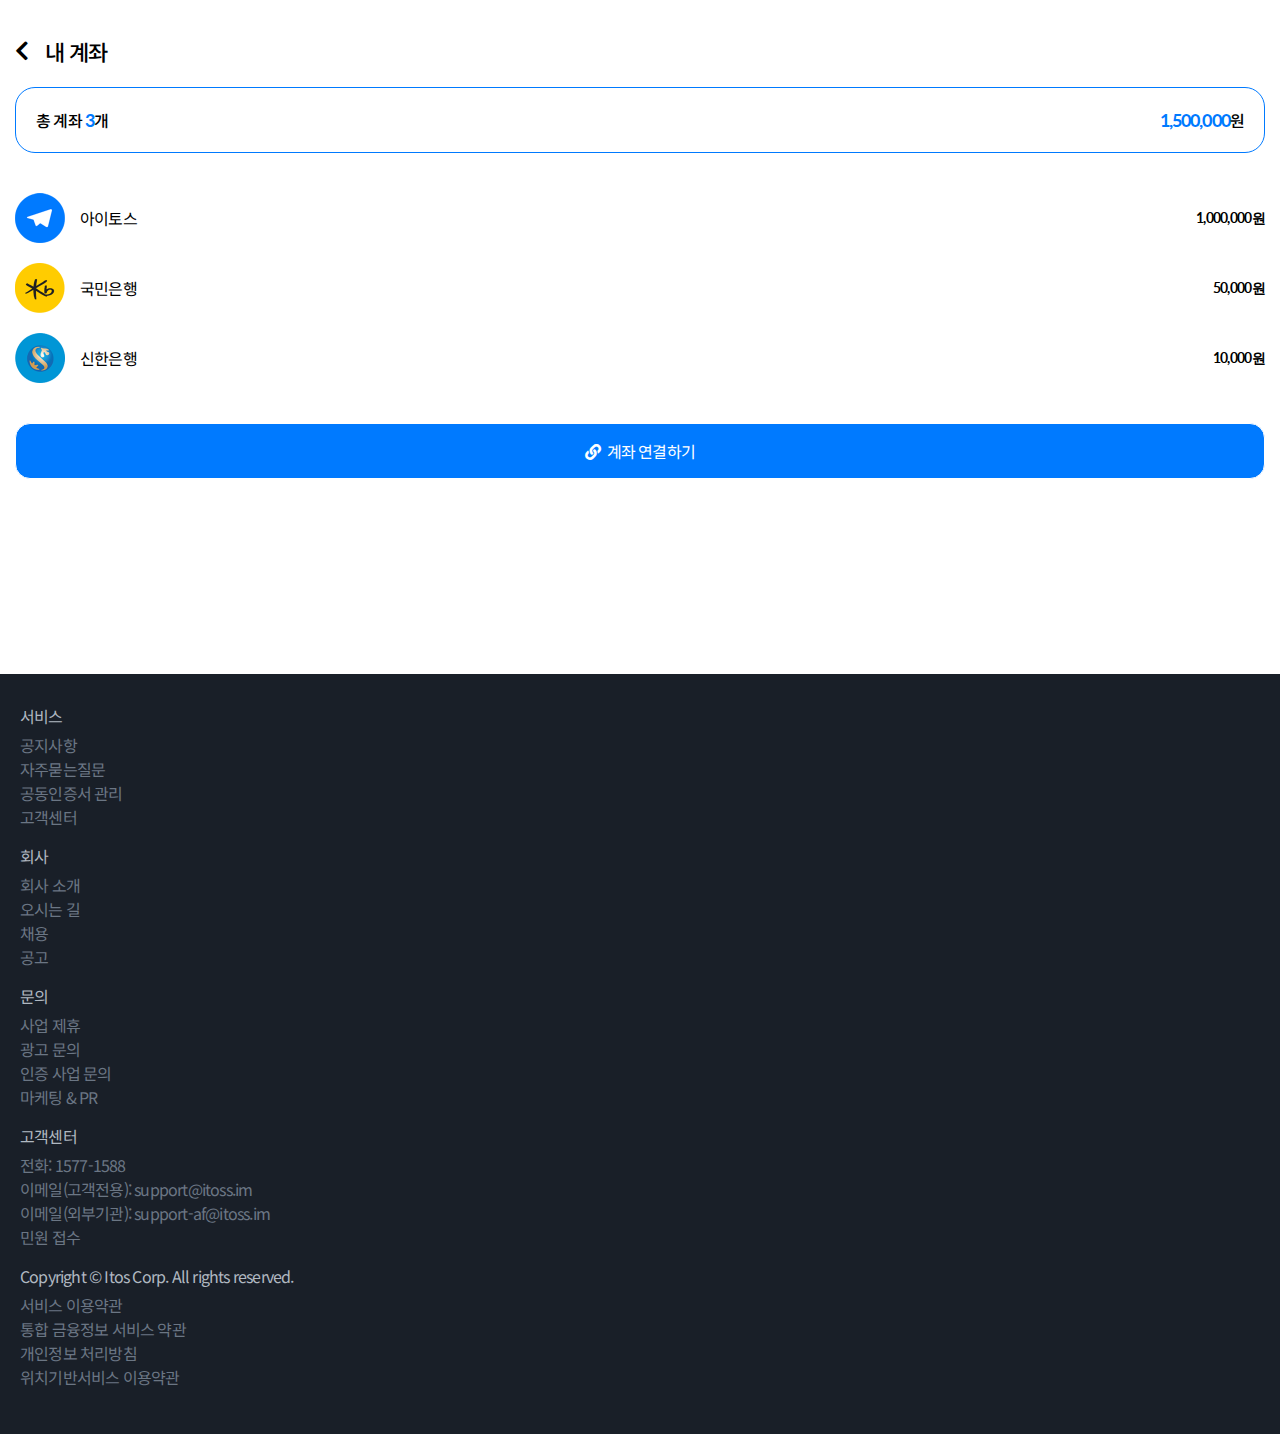
<file: itos_mobile/account.html>
<!DOCTYPE html>
<html lang='ko'>

<head>
  <meta charset='UTF-8'>
  <meta http-equiv='X-UA-Compatible' content='IE=edge'>
  <meta name='viewport' content='width=device-width, initial-scale=1.0'>
  <link rel='stylesheet' href='css/account.css' type='text/css'>
  <title>itos</title>
</head>

<body>
  <main id='account'>
    <h1 class='left-arrow'><a href='index.html'>내 계좌</a></h1>
    <div><b>총 계좌 <span>3</span>개</b> <b><span>1,500,000</span>원</b></div>
    <aside>
      <article>
        <a class="icon itos" href=""></a>
        아이토스
        <span>1,000,000원</span>
      </article>
      <article>
        <a class="icon kb" href=""></a>
        국민은행
        <span>50,000원</span>
      </article>
      <article>
        <a class="icon shin" href=""></a>
        신한은행
        <span>10,000원</span>
      </article>
    </aside>
    <button><i class='fas fa-link'></i>&nbsp;&nbsp;계좌 연결하기</button>
  </main>
  <main id='bank'>
    <h1 class='left-arrow'><a href='account.html'>국민은행</a></h1>
    <section>
      <hgroup>
        <h3>국민 <span>110123456789</span></h3>
        <h4><span>500,000</span>원</h4>
      </hgroup>
      <button><a href='rimit.html'>송금하러가기</a></button>
    </section>
    <div class='gap'>
      <select>
        <option value='전체'>전체</option>
        <option value='입금'>입금</option>
        <option value='출금'>출금</option>
      </select>
    </div>
    <aside>
      <h2>9월 28일&nbsp;<span>3</span>건</h2>
      <article class="gap">
        <a class="icon plus" href=""></a>
        <p>권효진<br><span>3</span>건</p>
        <span>1,500,000원<br><em>3,100,000원</em></span>
      </article>
    </aside>
  </main>
  <footer>
    <ul>
      서비스
      <li>공지사항</li>
      <li>자주묻는질문</li>
      <li>공동인증서 관리</li>
      <li>고객센터</li>
    </ul>
    <ul>
      회사
      <li>회사 소개</li>
      <li>오시는 길</li>
      <li>채용</li>
      <li>공고</li>
    </ul>
    <ul>
      문의
      <li>사업 제휴</li>
      <li>광고 문의</li>
      <li>인증 사업 문의</li>
      <li>마케팅 & PR</li>
    </ul>
    <ul>
      고객센터
      <li>전화: 1577-1588</li>
      <li>이메일(고객전용): support@itoss.im</li>
      <li>이메일(외부기관): support-af@itoss.im</li>
      <li>민원 접수</li>
    </ul>
    <ul>
      Copyright © Itos Corp. All rights reserved.
      <li>서비스 이용약관</li>
      <li>통합 금융정보 서비스 약관</li>
      <li>개인정보 처리방침</li>
      <li>위치기반서비스 이용약관</li>
    </ul>
  </footer>
</body>
<script src='https://ajax.googleapis.com/ajax/libs/jquery/3.6.0/jquery.min.js'></script>
<script>
  $('#account article').click(function () {
    $('#account').hide();
    $('#bank').show();
  });
  $('select').change(function () {
    if ($(this).val() == '입금') {
      $('#bank .list > ul').css('display', 'flex');
      $('#bank .list').each(function () {
        let length = $(this).find('.plus').length;
        $(this).find('.list__title').find('span').text(length);
      });
      $('.minus').parent('ul').css('display', 'none');
      $('.list__title > span').text();
    }
    if ($(this).val() == '출금') {
      $('#bank .list > ul').css('display', 'flex');
      $('#bank .list').each(function () {
        let length = $(this).find('.minus').length;
        $(this).find('.list__title').find('span').text(length);
      });
      $('.plus').parent('ul').css('display', 'none');
      $('.list__title > span').text();
    }
    if ($(this).val() == '전체') {
      $('#bank .list').each(function () {
        let length = $(this).find('ul').length;
        $(this).find('.list__title').find('span').text(length);
      });
      $('#bank .list > ul').css('display', 'flex');
    }
  });
</script>

</html>
</file>
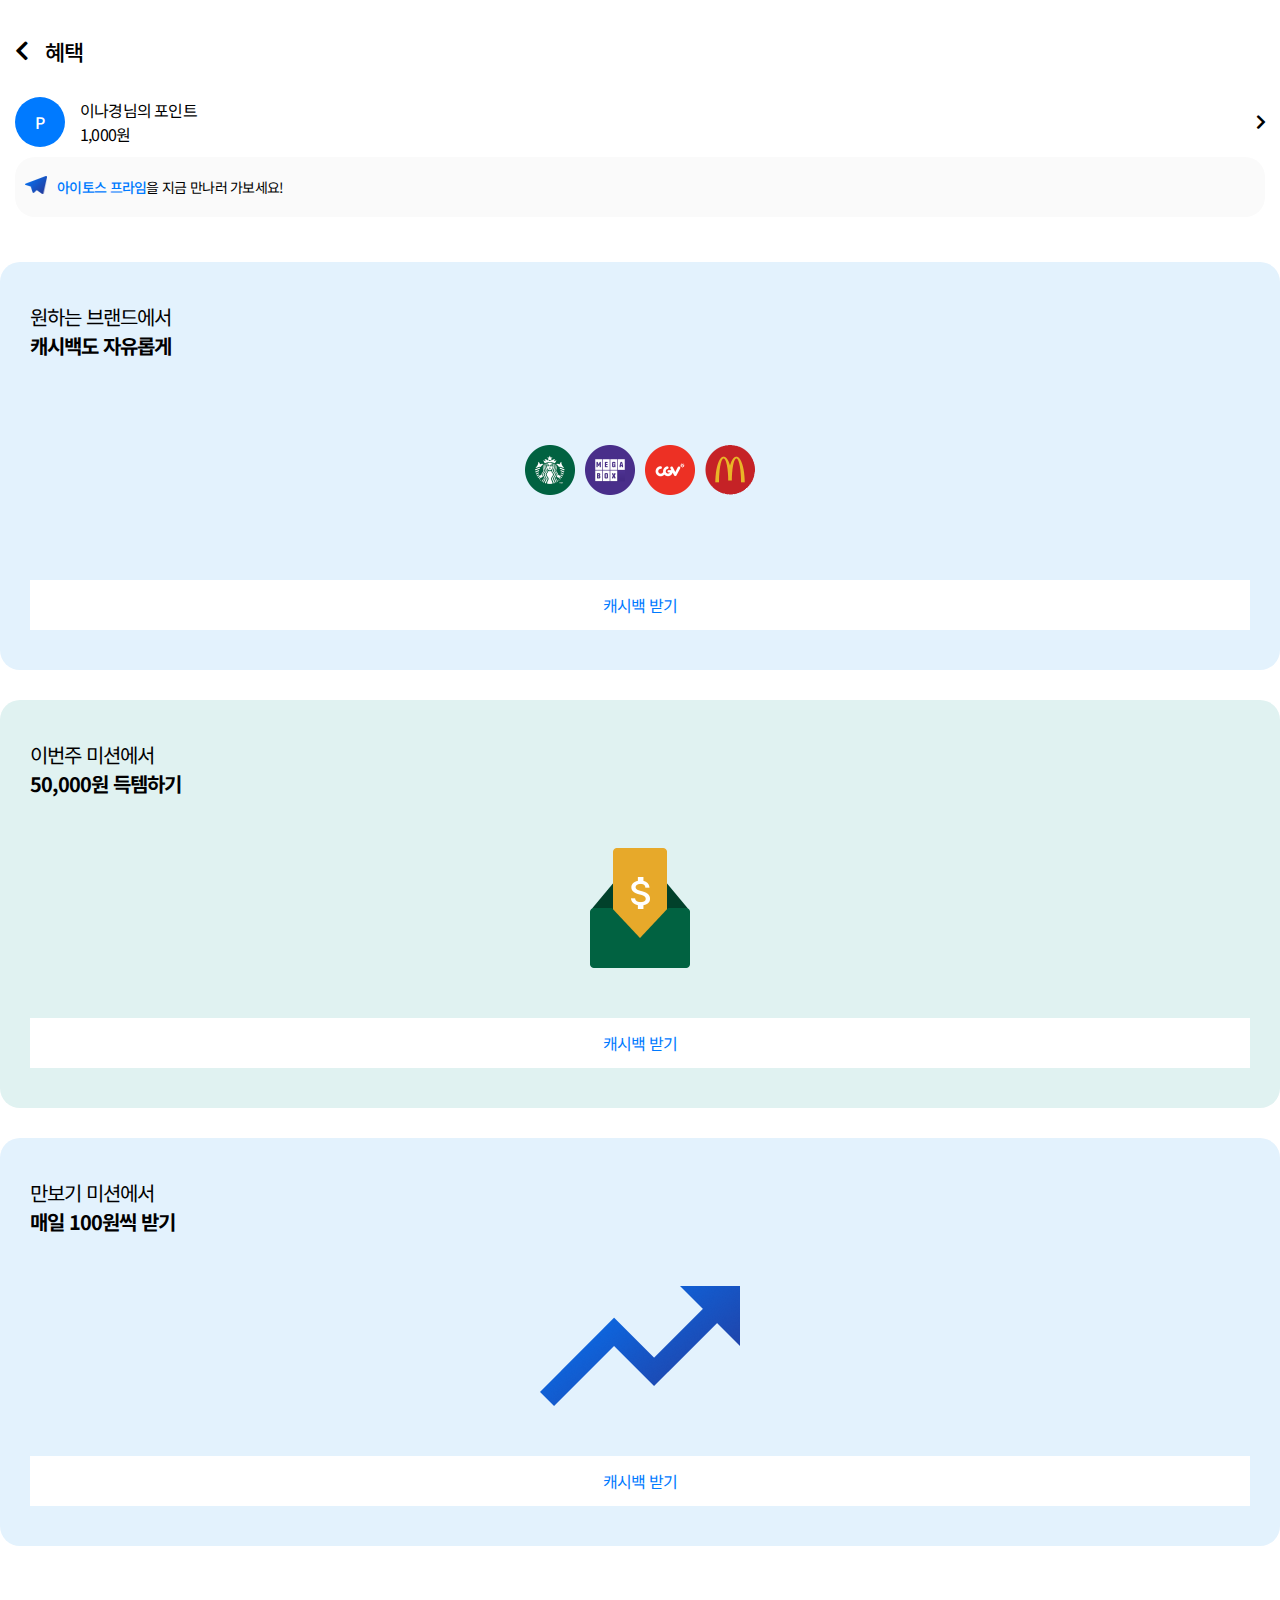
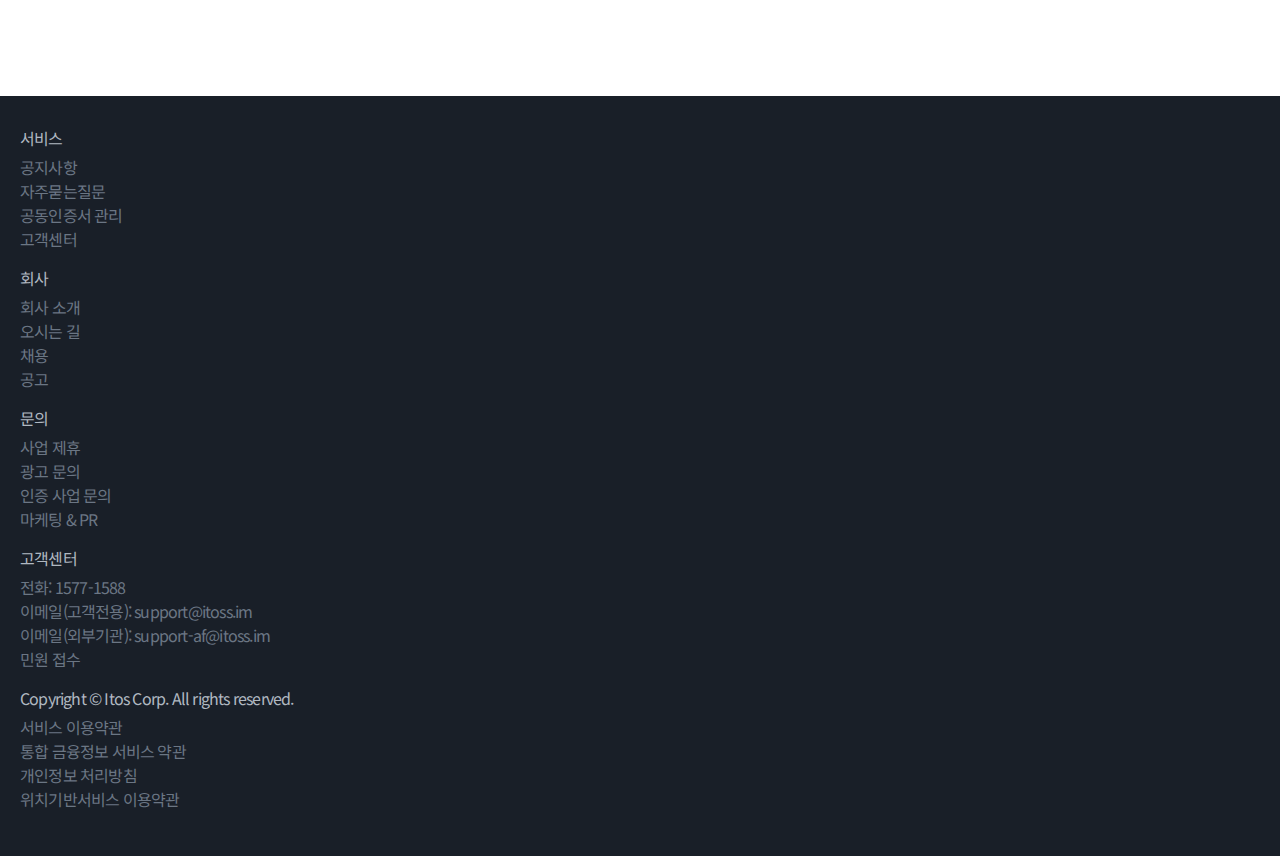
<file: itos_mobile/adventage.html>
<!DOCTYPE html>
<html lang='ko'>

<head>
  <meta charset='UTF-8'>
  <meta http-equiv='X-UA-Compatible' content='IE=edge'>
  <meta name='viewport' content='width=device-width, initial-scale=1.0'>
  <link rel='stylesheet' href='css/adventage.css' type='text/css'>
  <title>itos</title>
</head>

<body>
  <main id='first'>
    <h1 class='left-arrow'><a href='index.html'>혜택</a></h1>
    <aside>
      <article class="right-arrow">
        <a class="name" href="">P</a>
        <p>이나경님의 포인트<br>1,000원</p>
      </article>
    </aside>
    <section>
      <img src='img/img_adventage_0.png' alt=''>
      </svg>
      <p><span>아이토스 프라임</span>을 지금 만나러 가보세요!</p>
    </section>
  </main>
  <main id="mission">
    <hgroup>
      <h3>원하는 브랜드에서</h3>
      <h4>캐시백도 자유롭게</h4>
    </hgroup>
    <nav>
      <a class='icon starbucks'></a>
      <a class='icon megabox'></a>
      <a class='icon cgv'></a>
      <a class='icon mcdonald'></a>
    </nav>
    <button>캐시백 받기</button>
  </main>
  <main id="mission" style="background:#E0F2F1;">
    <hgroup>
      <h3>이번주 미션에서</h3>
      <h4>50,000원 득템하기</h4>
    </hgroup>
    <img src='img/img_adventage_5.png' style="display:block; width: 100px; height: 120px; margin: 50px auto;" alt='우편함'>
    <button>캐시백 받기</button>
  </main>
  <main id="mission">
    <hgroup>
      <h3>만보기 미션에서</h3>
      <h4>매일 100원씩 받기</h4>
    </hgroup>
    <img src='img/img_adventage_6.png' style="display:block; width: 200px; height: 120px; margin: 50px auto;" alt='화살표'>
    <button>캐시백 받기</button>
  </main>
  <footer>
    <ul>
      서비스
      <li>공지사항</li>
      <li>자주묻는질문</li>
      <li>공동인증서 관리</li>
      <li>고객센터</li>
    </ul>
    <ul>
      회사
      <li>회사 소개</li>
      <li>오시는 길</li>
      <li>채용</li>
      <li>공고</li>
    </ul>
    <ul>
      문의
      <li>사업 제휴</li>
      <li>광고 문의</li>
      <li>인증 사업 문의</li>
      <li>마케팅 & PR</li>
    </ul>
    <ul>
      고객센터
      <li>전화: 1577-1588</li>
      <li>이메일(고객전용): support@itoss.im</li>
      <li>이메일(외부기관): support-af@itoss.im</li>
      <li>민원 접수</li>
    </ul>
    <ul>
      Copyright © Itos Corp. All rights reserved.
      <li>서비스 이용약관</li>
      <li>통합 금융정보 서비스 약관</li>
      <li>개인정보 처리방침</li>
      <li>위치기반서비스 이용약관</li>
    </ul>
  </footer>
  <code id='coin__wrap'>
    <div id='coin'>
      <div class='side-a'><img src='img/img_adventage_1.png' alt=''></div>
      <div class='side-b'><img src='img/img_adventage_2.png' alt=''></div>
    </div>
  </code>
</body>
<script src='https://ajax.googleapis.com/ajax/libs/jquery/3.6.0/jquery.min.js'></script>
<script>
  $('button').click(function () {
    var flipResult = Math.random();
    $('#coin').removeClass();
    setTimeout(function () {
      flipResult <= 0.5 ? $('#coin').addClass('heads') : $('#coin').addClass('tails');
    }, 100);
  });
</script>

</html>
</file>
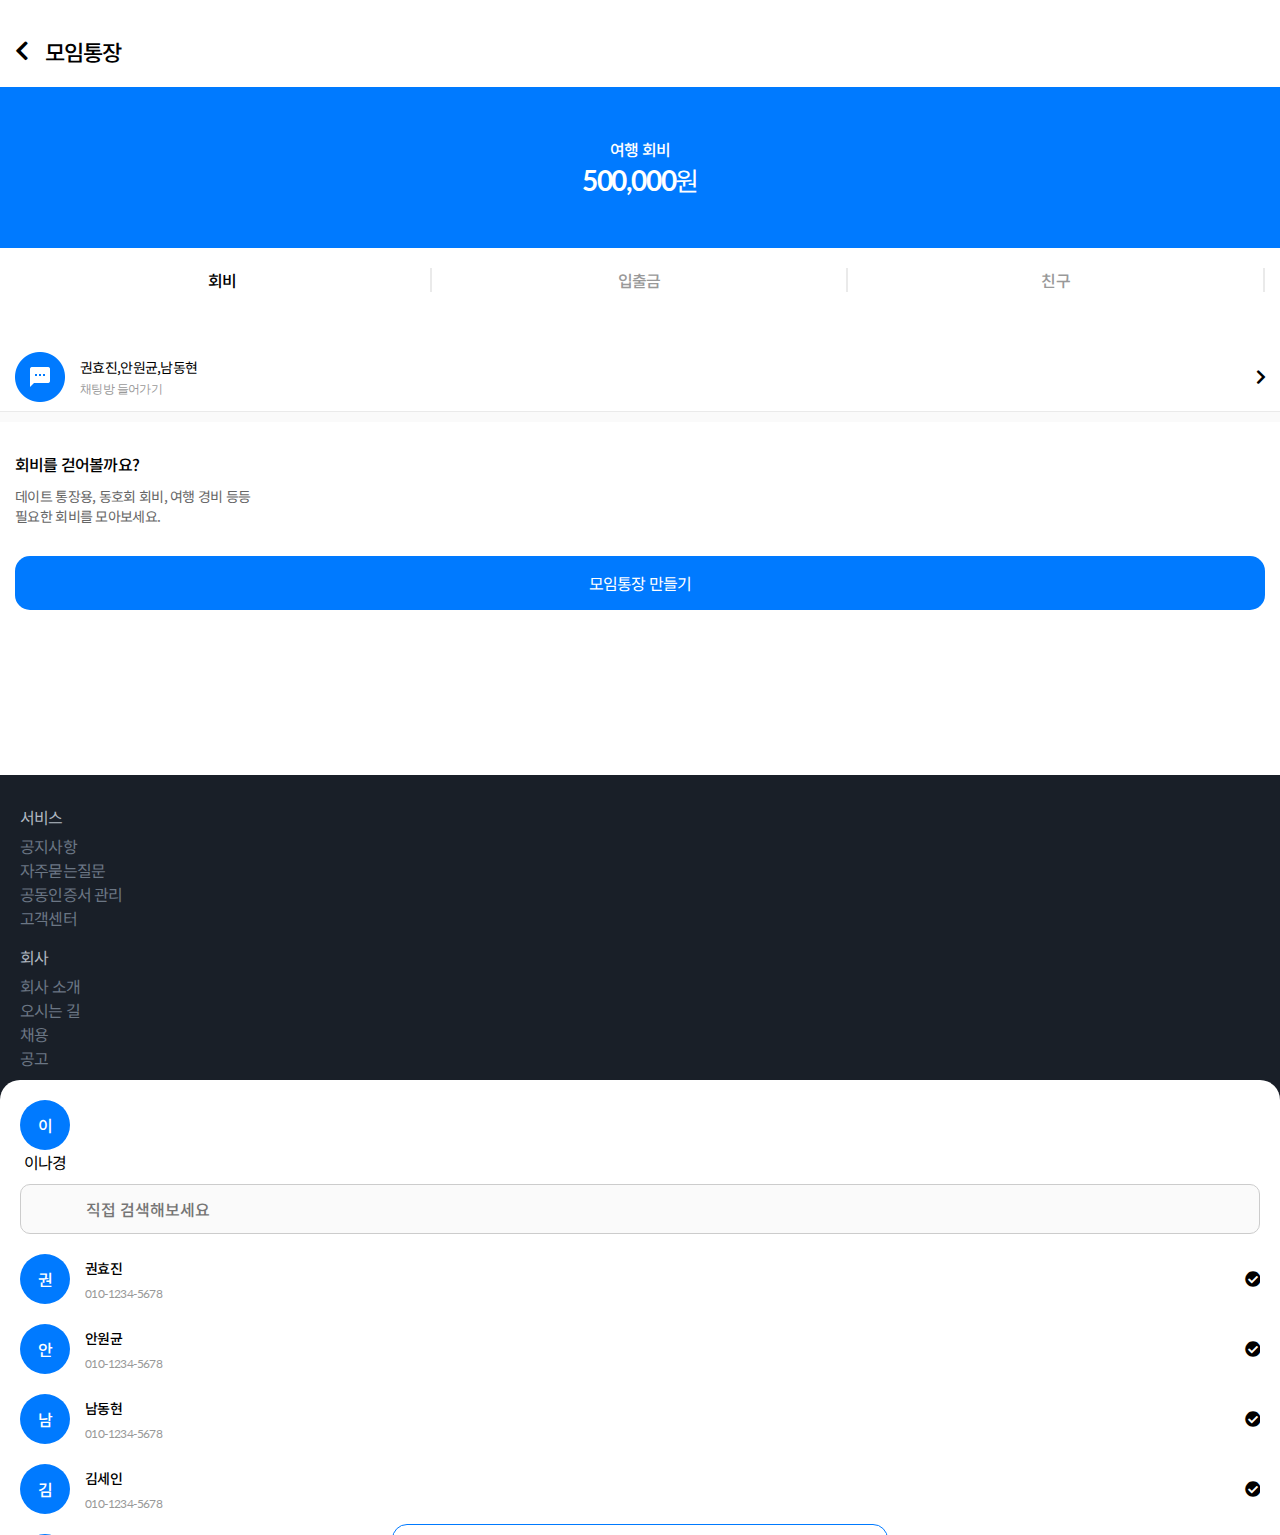
<file: itos_mobile/group.html>
<!DOCTYPE html>
<html lang='ko'>

<head>
  <meta charset='UTF-8'>
  <meta http-equiv='X-UA-Compatible' content='IE=edge'>
  <meta name='viewport' content='width=device-width, initial-scale=1.0'>
  <link rel='stylesheet' href='css/group.css' type='text/css'>
  <link rel='stylesheet' href='css/check.css' type='text/css'>
  <title>itos</title>
</head>

<body class='darkness'>
  <header>
    <h1 class='left-arrow'><a href='index.html'>모임통장</a></h1>
    <p>여행 회비<br><span>500,000</span><em>원</em></p>
    <nav>
      <a class='active'>회비</a>
      <a>입출금</a>
      <a>친구</a>
    </nav>
  </header>
  <main id='due' class='active'>
    <nav class='gap'>
      <a class='icon chat' href=''></a>
      <p>권효진,안원균,남동현<br><span>채팅방 들어가기</span></p>
      <i class='fas fa-chevron-right'></i>
    </nav>
    <div>
      <span>회비를 걷어볼까요?</span>
      데이트 통장용, 동호회 회비, 여행 경비 등등<br>
      필요한 회비를 모아보세요.
    </div>
    <button>모임통장 만들기</button>
  </main>
  <main id='record' class='gap'>
    <aside>
      <article>
        <a class='icon plus'></a>권효진
        <p>
          <var>+10,000</var>원<br>
          <span>160,000</span>원
        </p>
      </article>
      <article>
        <a class='icon plus'></a>안원균
        <p>
          <var>+10,000</var>원<br>
          <span>160,000</span>원
        </p>
      </article>
      <article>
        <a class='icon minus'></a>남동현
        <p>
          <var>-10,000</var>원<br>
          <span>160,000</span>원
        </p>
      </article>
    </aside>
    <nav>
      <a>입금</a>
      <a>출금</a>
    </nav>
  </main>
  <main id='friend'>
    <aside>
      <article>
        <a class='name'>권</a>권효진
      </article>
      <hr>
      <article>
        <a class='name'>남</a>남동현
      </article>
      <hr>
      <article>
        <a class='name'>안</a>안원균
      </article>
      <hr>
      <article>
        <a class='name'>이</a>이나경
      </article>
    </aside>
    <button>친구 추가하기</button>
  </main>
  <code id='darkness'></code>
  <code id='form'>
    <form>
      <h1 class='left-arrow'><a href='group.html'>모임통장</a></h1>
      모임통장의 이름을 알려주세요
      <input type='text' name='name' placeholder='통장 이름'>
      한명당 얼마를 걷을까요?
      <input type='text' name='money' placeholder='0' numberOnly>
      <span><i class='fas fa-check-circle'></i>&nbsp;전원에게 매달 말일 자동으로 걷습니다.</span><br><br>
      함께하는 친구를 초대해주세요
      <input type='text' name='invite' placeholder='친구를 선택하세요' readonly>
      <input type='submit' value='확인' style='margin-top:30px;'>
    </form>
  </code>
  <code id='choice'>
    <nav>
      <div><a class='name' href=''>이</a><var>이나경</var></div>
    </nav>
    <input class='search' type='text' placeholder='직접 검색해보세요'>
    <aside>
      <article>
        <a class='name' href=''>권</a>
        <p><var>권효진</var>  <br><span>010-1234-5678</span></p>
        <i class='fas fa-check-circle'></i>
      </article>
      <article>
        <a class='name' href=''>안</a>
        <p><var>안원균</var>  <br><span>010-1234-5678</span></p>
        <i class='fas fa-check-circle'></i>
      </article>
      <article>
        <a class='name' href=''>남</a>
        <p><var>남동현</var><br><span>010-1234-5678</span></p>
        <i class='fas fa-check-circle'></i>
      </article>
      <article>
        <a class='name' href=''>김</a>
        <p><var>김세인</var><br><span>010-1234-5678</span></p>
        <i class='fas fa-check-circle'></i>
      </article>
      <article>
        <a class='name' href=''>정</a>
        <p><var>정혜진</var><br><span>010-1234-5678</span></p>
        <i class='fas fa-check-circle'></i>
      </article>
      <article>
        <a class='name' href=''>백</a>
        <p><var>백종준</var><br><span>010-1234-5678</span></p>
        <i class='fas fa-check-circle'></i>
      </article>
      <article>
        <a class='name' href=''>고</a>
        <p><var>고준우</var><br><span>010-1234-5678</span></p>
        <i class='fas fa-check-circle'></i>
      </article>
      <article>
        <a class='name' href=''>이</a>
        <p><var>이동주</var><br><span>010-1234-5678</span></p>
        <i class='fas fa-check-circle'></i>
      </article>
      <article>
        <a class='name' href=''>김</a>
        <p><var>김희상</var><br><span>010-1234-5678</span></p>
        <i class='fas fa-check-circle'></i>
      </article>
    </aside>
    <button>확인</button>
  </code>
  <code id='success'>
    <div class='success-checkmark'>
      <div class='check-icon'>
        <span class='icon-line line-tip'></span>
        <span class='icon-line line-long'></span>
        <div class='icon-circle'></div>
        <div class='icon-fix'></div>
      </div>
    </div>
    <p>
      <em>모임 통장이 개설되었습니다!</em><br>
      <span><i class='far fa-question-circle'></i> 송금 무료 횟수가 <a>총 4번</a> 남았어요.</span>
    </p>
    <button><a href='group.html'>홈으로</a></button>
    <button class='second'>아이토스 프라임 신청하기</button>
  </code>
  <footer>
    <ul>
      서비스
      <li>공지사항</li>
      <li>자주묻는질문</li>
      <li>공동인증서 관리</li>
      <li>고객센터</li>
    </ul>
    <ul>
      회사
      <li>회사 소개</li>
      <li>오시는 길</li>
      <li>채용</li>
      <li>공고</li>
    </ul>
    <ul>
      문의
      <li>사업 제휴</li>
      <li>광고 문의</li>
      <li>인증 사업 문의</li>
      <li>마케팅 & PR</li>
    </ul>
    <ul>
      고객센터
      <li>전화: 1577-1588</li>
      <li>이메일(고객전용): support@itoss.im</li>
      <li>이메일(외부기관): support-af@itoss.im</li>
      <li>민원 접수</li>
    </ul>
    <ul>
      Copyright © Itos Corp. All rights reserved.
      <li>서비스 이용약관</li>
      <li>통합 금융정보 서비스 약관</li>
      <li>개인정보 처리방침</li>
      <li>위치기반서비스 이용약관</li>
    </ul>
  </footer>
</body>
<script src='https://ajax.googleapis.com/ajax/libs/jquery/3.6.0/jquery.min.js'></script>
<script>
  let listArr = ['이나경'];
  $('#due button').click(function () {
    $('header , main').hide();
    $('#form').show();
  });
  $("input[name='invite']").click(function () {
    $('#darkness').show();
    $('#choice').addClass('active');
  });
  $('#darkness').click(function () {
    $('#darkness').hide();
    $('#choice').removeClass('active');
  });
  $('form').submit(function (e) {
    e.preventDefault();
    if (this.name.value == '') {
      alert('통장 이름을 정해주세요.');
      return;
    }
    if (this.money.value == '') {
      alert('걷을 금액을 입력해주세요.');
      return;
    }
    if (this.invite.value == '') {
      alert('그룹원을 선택해주세요.');
      return;
    }
    $('.check-icon').hide();
    setTimeout(function () {
      $('.check-icon').show();
    }, 300);
    $('#choice , #form').hide();
    $('#success').show();
  });
  $('input[numberOnly]').on('keyup', function () {
    let text = String($(this).val()).replace(/(\d)/g, '');
    if (text == '') { } else {
      $(this).val($(this).val().replace(/[^0-9]/gi, ''));
      alert('숫자만 입력 가능합니다.');
    }
  });
  $('.search').keyup(function () {
    let text = $(this).val();
    let reg = new RegExp(`${text}`);
    let target = $(this).siblings('aside').children();
    target.each(function () {
      $(this).text().match(reg) == null ?
        $(this).hide() : $(this).show();
    });
  });
  $('#choice article').click(function () {
    let text = $(this).find('var').text();
    let overlap = true;
    listArr.forEach(elem => {
      if (elem == text) {
        overlap = false;
      }
    });
    if (overlap == true) {
      $(`<div><a class='name'>${text[0]}</a><var>${text}</var><button class='delete'><i class="fas fa-times"></i></button></div>`).appendTo('#choice nav');
      listArr.push(text);
      $('.delete').eq(listArr.length - 2).on('click', function () {
        let value = $(this).parent('div').find('var').text();
        $(this).parent('div').remove();
        listArr.pop(value);
      });
    }
  });

  $('#choice > button').click(function () {
    let inject = '';
    $('nav > div > var').each(function () {
      let text = $(this).text();
      inject += text + ',';
    });
    inject = inject.replace(/,(?!.)/g, '');
    $("input[name='invite']").val(inject);
    $('#darkness').hide();
    $('#choice').removeClass('active');
  });


  $('header nav a').click(function () {
    let index = $(this).index();
    $('header nav a').removeClass('active').eq(index).addClass('active');
    $('main').hide().eq(index).show();
  });
</script>

</html>
</file>
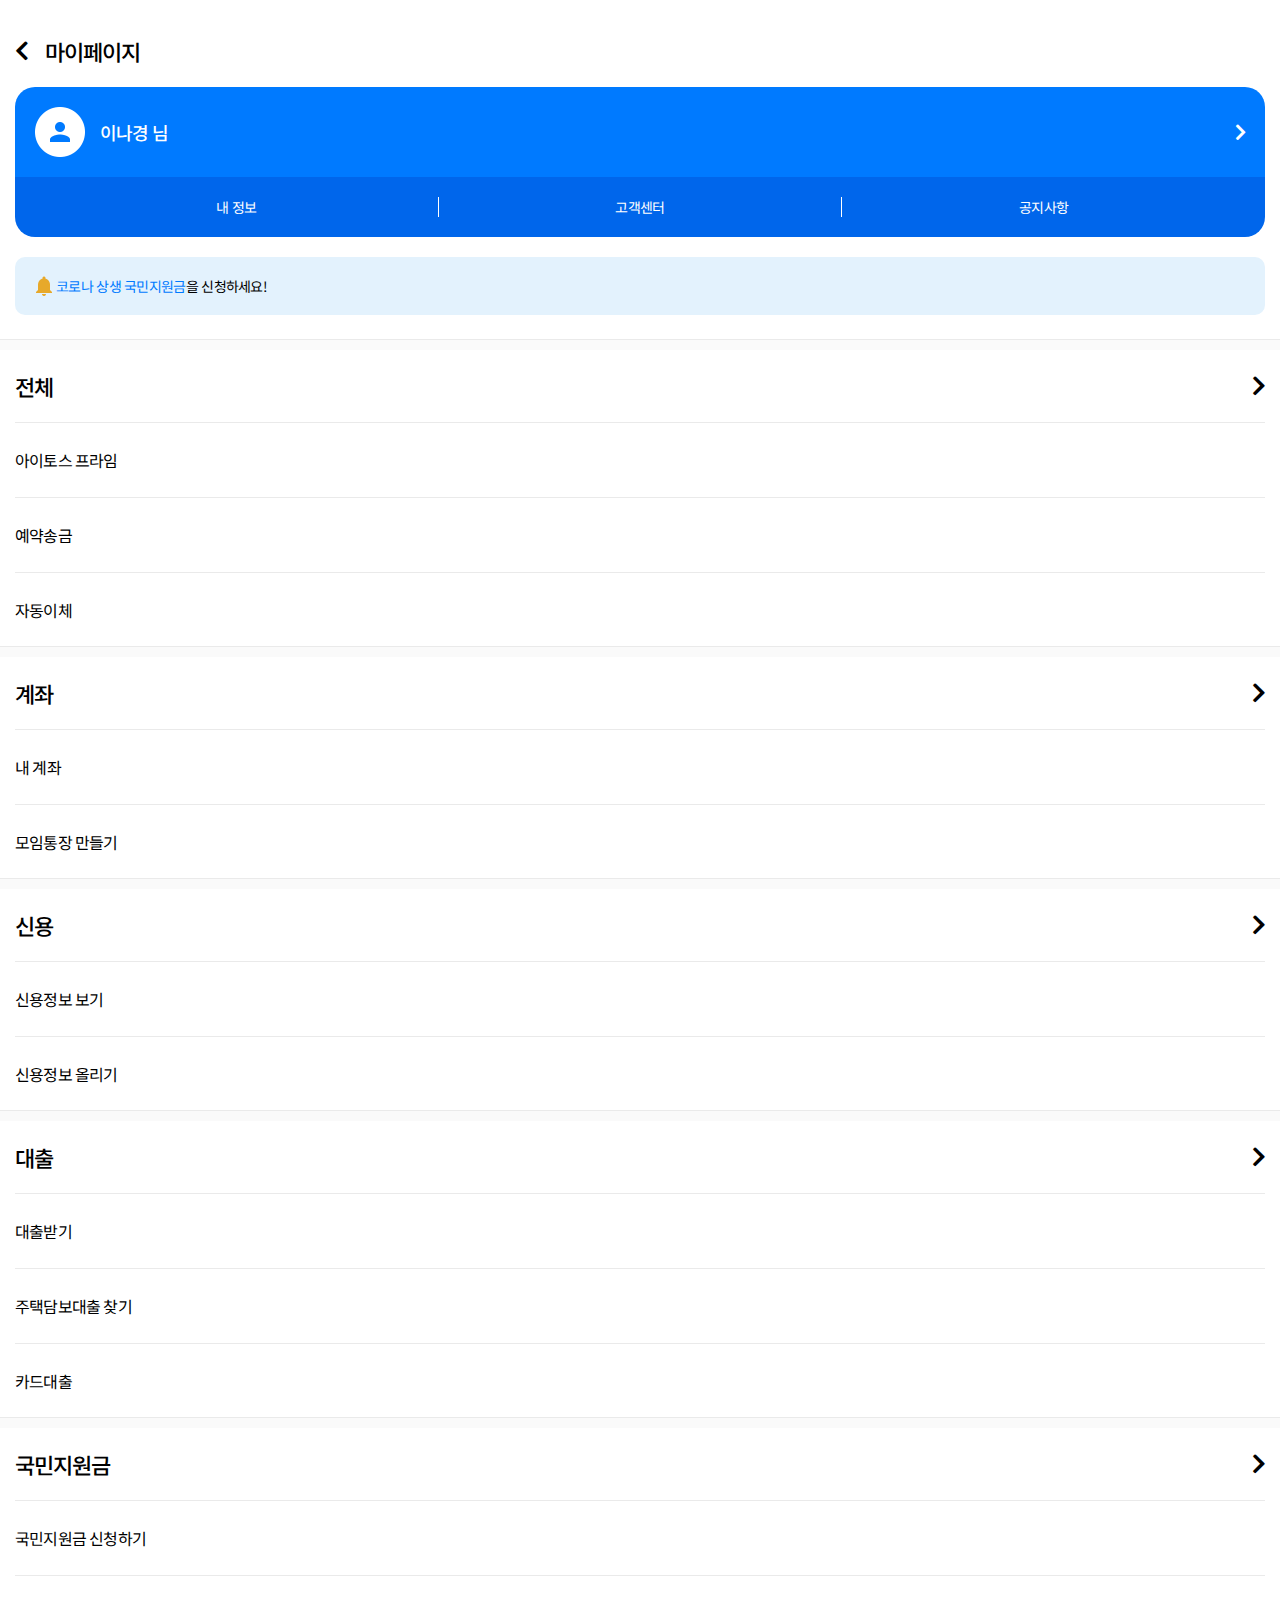
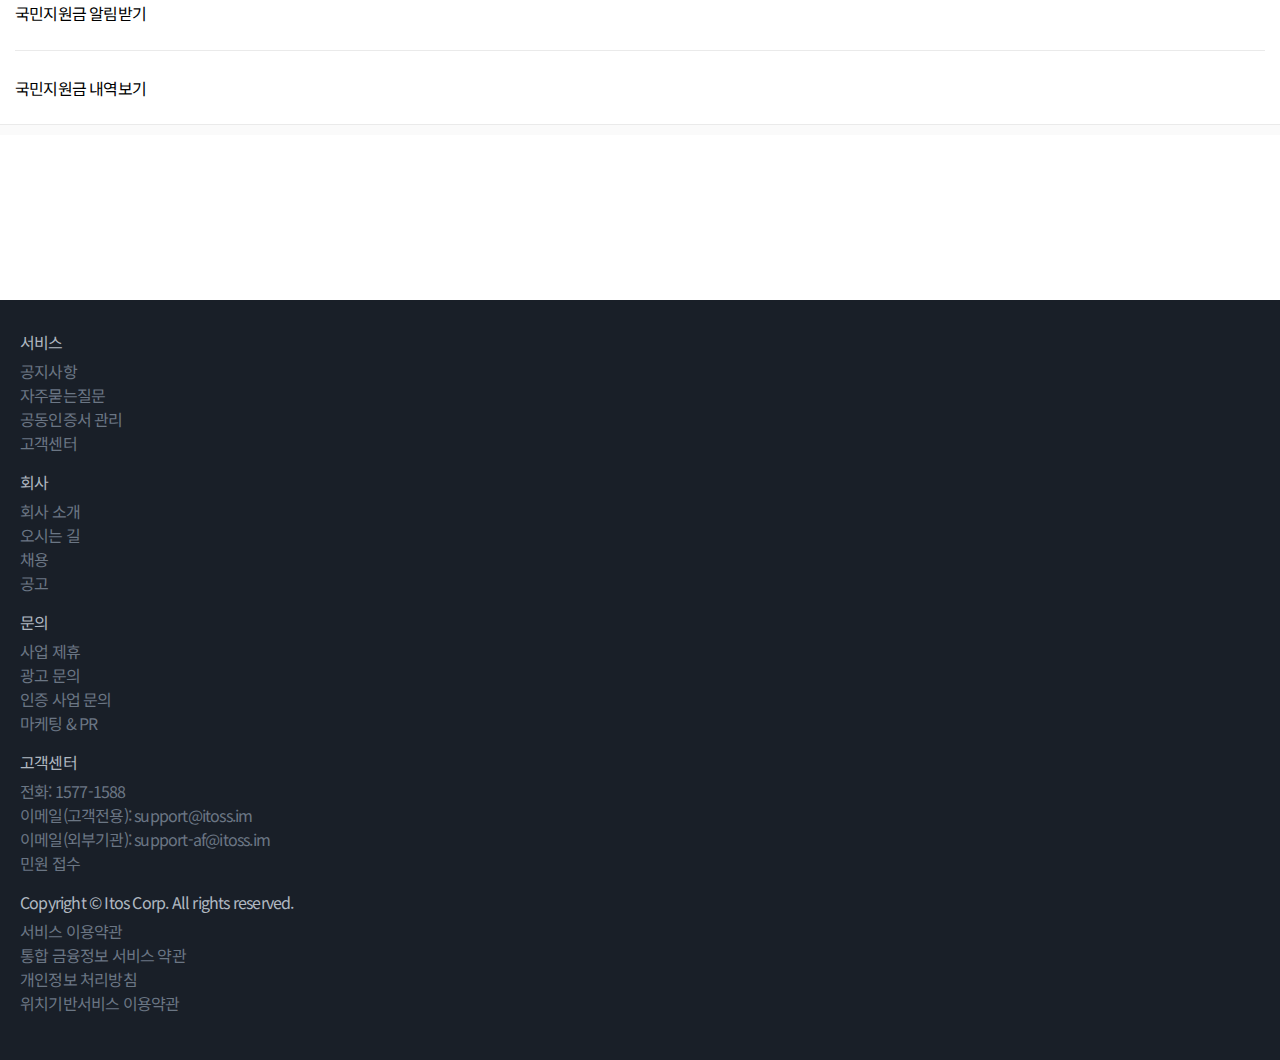
<file: itos_mobile/mypage.html>
<!DOCTYPE html>
<html lang='ko'>

<head>
  <meta charset='UTF-8'>
  <meta http-equiv='X-UA-Compatible' content='IE=edge'>
  <meta name='viewport' content='width=device-width, initial-scale=1.0'>
  <link rel='stylesheet' href='css/mypage.css' type='text/css'>
  <title>itos</title>
</head>

<body>
  <header>
    <section class='gap'>
      <h1 class='left-arrow'><a href='index.html'>마이페이지</a></h1>
      <div>
        <p><img src='img/img_mypage_0.png' alt='내정보'><span>이나경 님</span><i class='fas fa-chevron-right'></i></p>
        <nav>
          <a>내 정보</a>
          <a>고객센터</a>
          <a style='border: none;'>공지사항</a>
        </nav>
      </div>
      <div><img src='img/img_mypage_1.png' alt='종'><span>코로나 상생 국민지원금</span>을 신청하세요!</div>
    </section>
    <section>
      <aside>
        <h1 class='right-arrow'>전체</h1>
        <article class='gap'>
          <a>아이토스 프라임</a>
          <a>예약송금</a>
          <a>자동이체</a>
        </article>
        <h1 class='right-arrow'>계좌</h1>
        <article class='gap'>
          <a>내 계좌</a>
          <a>모임통장 만들기</a>
        </article>
        <h1 class='right-arrow'>신용</h1>
        <article class='gap'>
          <a>신용정보 보기</a>
          <a>신용정보 올리기</a>
        </article>
        <h1 class='right-arrow'>대출</h1>
        <article class='gap'>
          <a>대출받기</a>
          <a>주택담보대출 찾기</a>
          <a>카드대출</a>
        </article>
        <h1 class='right-arrow'>국민지원금</h1>
        <article class='gap'>
          <a>국민지원금 신청하기</a>
          <a>국민지원금 알림받기</a>
          <a>국민지원금 내역보기</a>
        </article>
      </aside>
    </section>
  </header>
  <main id='myinfo'>
    <section class='gap'>
      <h1 class='left-arrow'><a href='mypage.html'>내 정보</a></h1>
      <p><img src='img/img_mypage_2.png' alt='내 정보'></p>
      <button>정보 수정하기</button>
    </section>
    <aside class='gap'>
      <h1>기본정보</h1>
      <article>
        <span>이름</span>
        <em>이나경</em>
      </article>
      <article>
        <span>생년월일</span>
        <em>1997.11.27</em>
      </article>
      <article>
        <span>휴대폰 번호</span>
        <em>010-1234-5678</em>
      </article>
      <article>
        <span>이메일</span>
        <em>nagyong@naver.com</em>
      </article>
    </aside>
    <aside class='gap'>
      <h1>거주정보</h1>
      <article>
        <span>집 주소</span>
        <em>인천 미추홀구 승학길 12번길 34-5 6동<br>(주안동, 인천빌라)</em>
      </article>
      <article>
        <span>집 전화번호</span>
        <em>032-123-4567</em>
      </article>
    </aside>
    <aside class='gap'>
      <h1>직업정보</h1>
      <article>
        <span>회사 이름</span>
        <em>없음</em>
      </article>
      <article>
        <span>회사 주소</span>
        <em>없음</em>
      </article>
      <article>
        <span>회서 전화번호</span>
        <em>없음</em>
      </article>
    </aside>
  </main>
  <main id='servicecenter'>
    <section>
      <h1 class='left-arrow'><a href='mypage.html'>고객센터</a></h1>
      <div>
        <a>ON</a>
        <p>아이토스 고객센터는<br><span>24시간 상담 가능합니다.</span></p>
        <nav>
          <a href=''><i class='fas fa-comment-alt'></i>채팅상담</a>
          <a href=''><i class='fas fa-phone-alt'></i>전화상담</a>
        </nav>
      </div>
    </section>
    <section>
      <h1 class='title'>자주묻는질문</h1>
      <input class='search' type='text' placeholder='무엇이든 검색해보세요'>
      <aside class='search-target'>
        <article>
          <div><span>아이토스의 수수료 정책은 어떻게 되나요?</span><i class="fas fa-chevron-down"></i></div>
          <div>
            '평생 무료로 송금하기' 신청고객<br>
            연락처 송금, 토스머니 충전:무제한 무료<br>
            계좌 송금:평생 무제한 무료<br><br>
            기존고객<br>
            연락처 송금, 토스머니 충전:무제한 무료<br>
            계좌 송금: 월 10회 무료 (11번째 송금부터 건당 500원)<br>
          </div>
        </article>
        <article>
          <div><span>돈을 잘 못 보냈는데 어떻게 돌려받을 수 있을까요?</span><i class="fas fa-chevron-down"></i></div>
          <div>
            송금이 이루어진 경우엔 취소가 어렵습니다.<br>
            다만 금융 사기일 경우 고객센터 문의를 통해 해결하실 수 있습니다.<br>
          </div>
        </article>
        <article>
          <div><span>계좌 어떻게 연결하나요?</span><i class="fas fa-chevron-down"></i></div>
          <div>
            본인 인증이 되어있으신 경우<br>
            아이토스 앱을 통해 계좌를 연결하실 수 있습니다.<br>
            모든 은행이 아이토스와 연결되어 있습니다.<br>
          </div>
        </article>
        <article>
          <div><span>본인 인증을 어떻게 하나요?</span><i class="fas fa-chevron-down"></i></div>
          <div>
            주민등록증이나 공인인증서를 통해 본인 인증을 하실 수 있습니다.<br>
            이 외에 경우에는 본인으로 신용해주지 않습니다.<br>
          </div>
        </article>
        <article>
          <div><span>고객요청소 어떻게 다운로드 하나요?</span><i class="fas fa-chevron-down"></i></div>
          <div>
            고객요청소는 아이토스 웹 페이지나 앱을 통해서 다운로드 가능합니다.<br>
          </div>
        </article>
      </aside>
      <a>더보기</a>
    </section>
  </main>
  <main id='notice'>
    <section>
      <h1 class='left-arrow'><a href='mypage.html'>공지사항</a></h1>
      <aside>
        <article>
          서비스 이용약관 변경안내<br><span>2021.09.27</span>
        </article>
        <article>
          IOS 12 이하 버전 업데이트 지원 중단 안내<br><span>2021.09.27</span>
        </article>
        <article>
          IE 10 이하 버전 지원 중단 안내<br><span>2021.09.27</span>
        </article>
        <article>
          고객센터 채팅 상담 점검 안내<br><span>2021.09.27</span>
        </article>
        <article>
          고객센터 전화/채팅 상담 긴급 점검 안내<br><span>2021.09.27</span>
        </article>
        <article>
          시스템 점검 안내<br><span>2021.09.27</span>
        </article>
      </aside>
      <nav>
        <a href=''><i class='fas fa-chevron-left'></i></a>
        <a href=''>1/25</a>
        <a href=''><i class='fas fa-chevron-right'></i></a>
      </nav>
    </section>
    <section class='gap'>
      <h1 class='left-arrow'><a href='mypage.html'>공지사항</a></h1>
      <hgroup>
        <h3>서비스 이용약관 변경안내</h3>
        <h4>2021.09.27</h4>
      </hgroup>
      <p>
        안녕하세요 아이토스 대표이사 이나경입니다.<br><br>
        2021년 11월 1일부터 서비스 이용약관이<br>
        변경되었음을 공지드립니다.<br><br>
        주요 변경사항은 아래와 같으며 변경 약관의 전문은<br>
        아래의 링크에서 확인하실 수 있습니다.
      </p>
      <nav>
        <a href=''>변경 후 약관 보러가기</a>
        <a href=''>변경 전 약관 보러가기</a>
      </nav>
      <button><a href='mypage.html'></a> 목록으로</button>
    </section>
  </main>
  <footer>
    <ul>
      서비스
      <li>공지사항</li>
      <li>자주묻는질문</li>
      <li>공동인증서 관리</li>
      <li>고객센터</li>
    </ul>
    <ul>
      회사
      <li>회사 소개</li>
      <li>오시는 길</li>
      <li>채용</li>
      <li>공고</li>
    </ul>
    <ul>
      문의
      <li>사업 제휴</li>
      <li>광고 문의</li>
      <li>인증 사업 문의</li>
      <li>마케팅 & PR</li>
    </ul>
    <ul>
      고객센터
      <li>전화: 1577-1588</li>
      <li>이메일(고객전용): support@itoss.im</li>
      <li>이메일(외부기관): support-af@itoss.im</li>
      <li>민원 접수</li>
    </ul>
    <ul>
      Copyright © Itos Corp. All rights reserved.
      <li>서비스 이용약관</li>
      <li>통합 금융정보 서비스 약관</li>
      <li>개인정보 처리방침</li>
      <li>위치기반서비스 이용약관</li>
    </ul>
  </footer>
</body>
<script src='https://ajax.googleapis.com/ajax/libs/jquery/3.6.0/jquery.min.js'></script>
<script>
  $('header nav a').click(function () {
    $('header').hide();
    $('main').hide().eq($(this).index()).show();
  });
  $('#servicecenter aside article').click(function () {
    $(this).find('div').eq(1).slideToggle();
    $(this).find('i').toggleClass('rotate');
  });
  $('#notice aside article').click(function () {
    $('#notice section').hide().eq(1).show();
  });
  $('#notice button').click(function () {
    $('#notice section').hide().eq(0).show();
  });
  $('.search').keyup(function () {
    let text = $(this).val();
    let reg = new RegExp(`${text}`);
    let target = $(this).siblings('.search-target').children();
    target.each(function () {
      $(this).text().match(reg) == null ?
        $(this).css('display', 'none') : $(this).css('display', 'block');
    });
  });
</script>

</html>
</file>
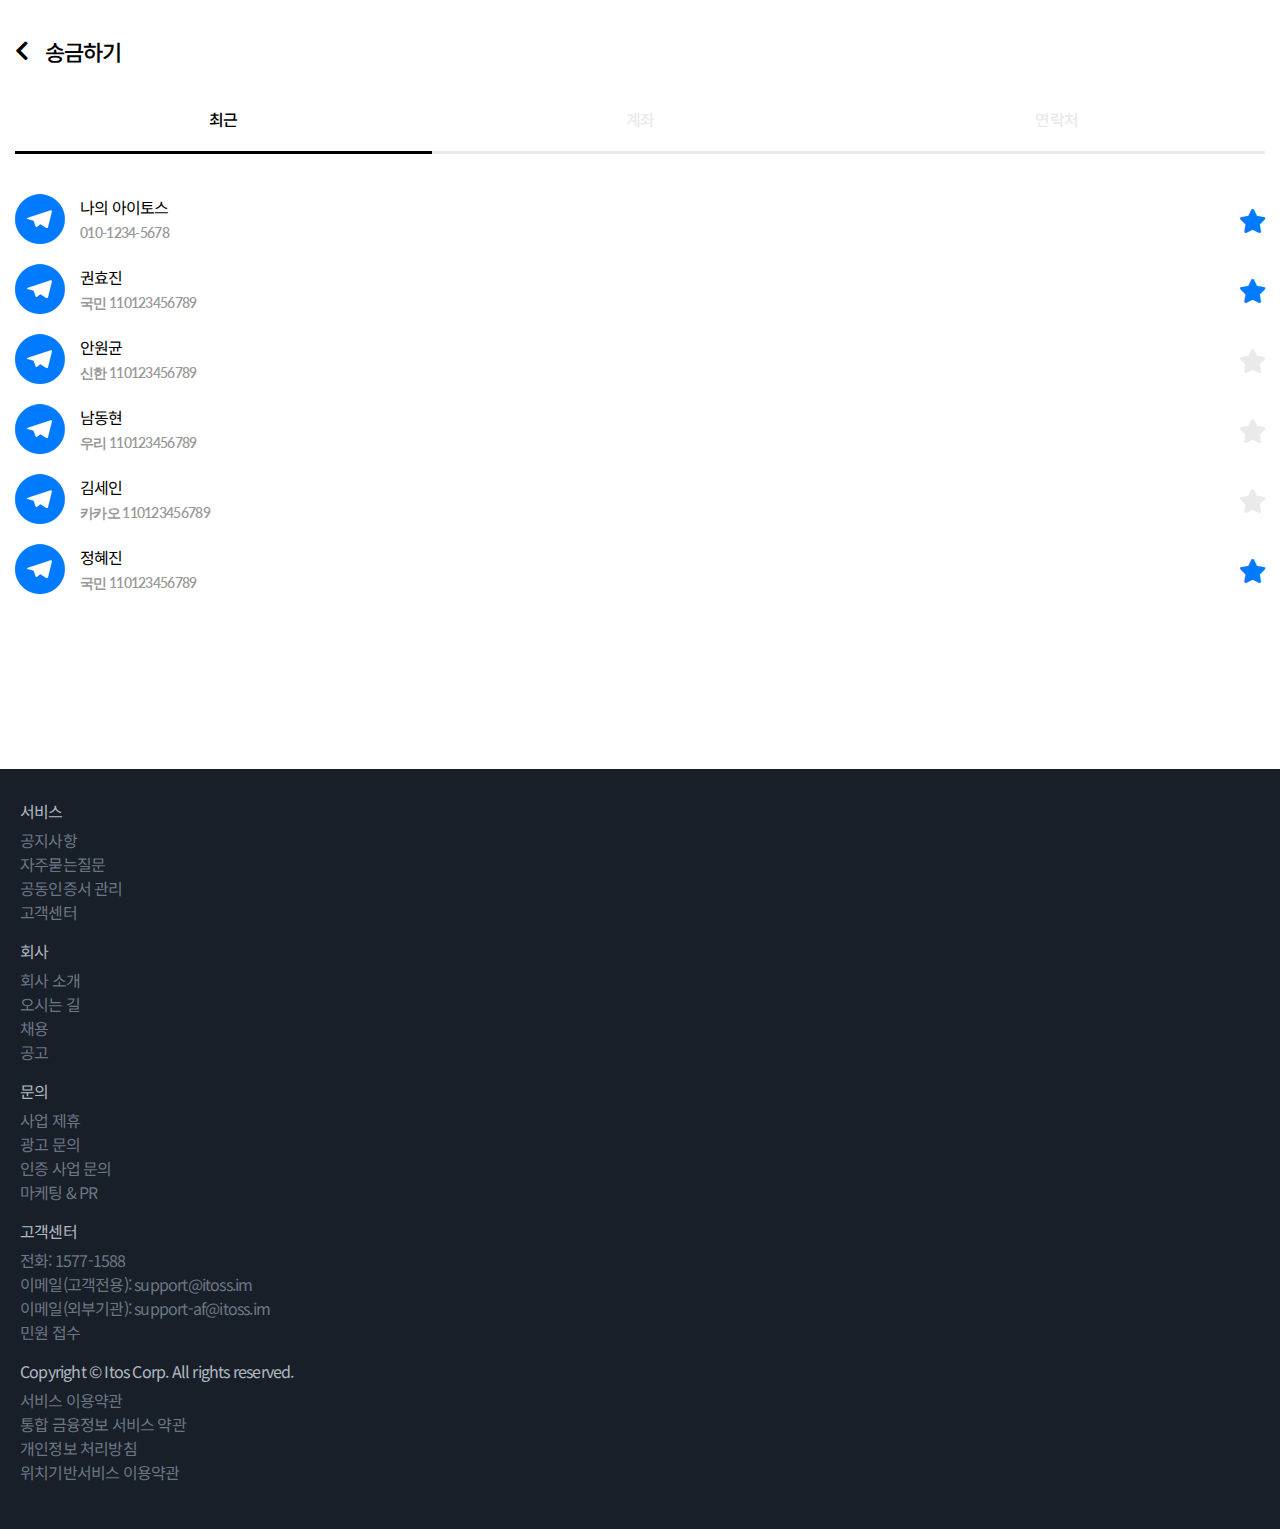
<file: itos_mobile/rimit.html>
<!DOCTYPE html>
<html lang='ko'>

<head>
  <meta charset='UTF-8'>
  <meta http-equiv='X-UA-Compatible' content='IE=edge'>
  <meta name='viewport' content='width=device-width, initial-scale=1.0'>
  <link rel='stylesheet' href='css/rimit.css' type='text/css'>
  <link rel='stylesheet' href='css/check.css'>
  <title>itos</title>
</head>

<body>
  <header>
    <h1 class='left-arrow'><a href='index.html'>송금하기</a></h1>
    <nav class='tab'>
      <a class='active'>최근</a>
      <a>계좌</a>
      <a>연락처</a>
    </nav>
  </header>
  <main id='recent'>
    <aside>
      <article>
        <a class='itos icon' href='javascript:;'></a>
        <p>나의 아이토스<br><span>010-1234-5678</span></p>
        <div class='active'><i class='fas fa-star'></i></div>
      </article>
      <article>
        <a class='itos icon' href='javascript:;'></a>
        <p>권효진<br><span>국민 110123456789</span></p>
        <div class='active'><i class='fas fa-star'></i></div>
      </article>
      <article>
        <a class='itos icon' href='javascript:;'></a>
        <p>안원균<br><span>신한 110123456789</span></p>
        <div><i class='fas fa-star'></i></div>
      </article>
      <article>
        <a class='itos icon' href='javascript:;'></a>
        <p>남동현<br><span>우리 110123456789</span></p>
        <div><i class='fas fa-star'></i></div>
      </article>
      <article>
        <a class='itos icon' href='javascript:;'></a>
        <p>김세인<br><span>카카오 110123456789</span></p>
        <div><i class='fas fa-star'></i></div>
      </article>
      <article>
        <a class='itos icon' href='javascript:;'></a>
        <p>정혜진<br><span>국민 110123456789</span></p>
        <div class='active'><i class='fas fa-star'></i></div>
      </article>
    </aside>
  </main>
  <main id='bank'>
    <section class='active'>
      <input class='search' type='text' placeholder='은행을 검색해보세요'>
      <nav class='search-target'>
        <a>국민은행<span class='icon kb'></span></a>
        <a>신한은행<span class='icon shin'></span></a>
        <a>우리은행<span class='icon uri'></span></a>
        <a>카카오뱅크<span class='icon kakao'></span></a>
        <a>농협은행<span class='icon nonghyub'></span></a>
        <a>하나은행<span class='icon hana'></span></a>
        <a>새마을금고<span class='icon newtown'></span></a>
        <a>SC제일은행<span class='icon sc'></span></a>
        <a>씨티은행<span class='icon citi'></span></a>
        <a>부산은행<span class='icon busan'></span></a>
        <a>우체국<span class='icon office'></span></a>
        <a>대구은행<span class='icon daegu'></span></a>
        <a>신협은행<span class='icon shinhyub'></span></a>
        <a>SBI저축은행<span class='icon sbi'></span></a>
        <a>KDB산업은행<span class='icon kdb'></span></a>
        <a>수협은행<span class='icon suhyub'></span></a>
      </nav>
      <hr>
      <nav class='search-target'>
        <a>키움증권<span class='icon kium'></span></a>
        <a>국민증권<span class='icon kb'></span></a>
        <a>미래에셋대우<span class='icon mirae'></span></a>
        <a>삼성증권<span class='icon samsung'></span></a>
        <a>농협증권<span class='icon nonghyub'></span></a>
        <a>유안타증권<span class='icon uanta'></span></a>
        <a>대신증권<span class='icon daesin'></span></a>
        <a>한국투자증권<span class='icon hankuk'></span></a>
        <a>신한금융투자<span class='icon shin'></span></a>
        <a>유진투자증권<span class='icon yujin'></span></a>
        <a>한화투자증권<span class='icon hanhwa'></span></a>
        <a>DB금융투자증권<span class='icon db'></span></a>
        <a>하나금융증권<span class='icon hana'></span></a>
        <a>하이투자증권<span class='icon daegu'></span></a>
        <a>현대차증권<span class='icon hyundailoan'></span></a>
        <a>신영증권<span class='icon shinyeoung'></span></a>
      </nav>
    </section>
  </main>
  <main id='friend'>
    <input class='search' type='text' placeholder='직접 입력해보세요'>
    <aside class='search-target'>
      <article><a class='name' href=''>권</a>권효진<br><span><var>국민 110123456789</var></span></article>
      <article><a class='name' href=''>안</a>안원균<br><span><var>신한 110123456789</var></span></article>
      <article><a class='name' href=''>남</a>남동현<br><span><var>우리 110123456789</var></span></article>
      <article><a class='name' href=''>김</a>김세인<br><span><var>카카오 110123456789</var></span></article>
      <article><a class='name' href=''>정</a>정혜진<br><span><var>우체국 110123456789</var></span></article>
      <article><a class='name' href=''>백</a>백종준<br><span><var>농협 110123456789</var></span></article>
    </aside>
  </main>
  <code id='form'>
    <nav>
      <a><i class='fas fa-chevron-left'></i></a>
      <a><i class='fas fa-times'></i></a>
    </nav>
    <form method='get' id='rimit'>
      보내는 계좌
      <input type='text' name='from' readonly>
      받으실 분 은행
      <select name='bank' value='hi'>
        <option value='국민은행'>국민은행</option>
        <option value='신한은행'>신한은행</option>
        <option value='우리은행'>우리은행</option>
        <option value='카카오뱅크'>카카오뱅크</option>
        <option value='농협은행'>농협은행</option>
        <option value='하나은행'>하나은행</option>
        <option value='새마을금고'>새마을금고</option>
        <option value='SC제일은행'>SC제일은행</option>
        <option value='씨티은행'>씨티은행</option>
        <option value='부산은행'>부산은행</option>
        <option value='우체국'>우체국</option>
        <option value='대구은행'>대구은행</option>
        <option value='신협은행'>신협은행</option>
        <option value='SBI저축은행'>SBI저축은행</option>
        <option value='KDB산업은행'>KDB산업은행</option>
        <option value='수협은행'>수협은행</option>
      </select>
      보내는 금액
      <input type='text' name='money' placeholder='금액을 입력하세요' numberOnly>
      계좌번호
      <input type='text' name='account' placeholder='계좌번호를 입력하세요' numberOnly style='margin-bottom: 40px;'>
      <input type='submit' value='송금하기'>
    </form>
  </code>
  <code id='account'>
    <h1>보내는 계좌</h1>
    <aside>
      <article><a class='icon kb'></a><p>국민은행 계좌<br><var>국민 110123456789</var></p><span>1,500,000<em>원</em></span></article>
      <article><a class='icon shin'></a><p>신한은행 계좌<br><var>신한 110123456789</var></p><span>400,000<em>원</em></span></article>
    </aside>
  </code>
  <code id='success'>
    <div class='success-checkmark'>
      <div class='check-icon'>
        <span class='icon-line line-tip'></span>
        <span class='icon-line line-long'></span>
        <div class='icon-circle'></div>
        <div class='icon-fix'></div>
      </div>
    </div>
    <p>
      이나경님,<br>
      <em>송금이 완료되었습니다.</em><br>
      <span><i class='far fa-question-circle'></i> 송금 무료 횟수가 <a>총 4번</a> 남았어요.</span>
    </p>
    <a class='button' href='rimit.html'>홈으로</a>
    <a class='button second'>아이토스 프라임 신청하기</a>
  </code>
  <code id='darkness'></code>
  <footer>
    <ul>
      서비스
      <li>공지사항</li>
      <li>자주묻는질문</li>
      <li>공동인증서 관리</li>
      <li>고객센터</li>
    </ul>
    <ul>
      회사
      <li>회사 소개</li>
      <li>오시는 길</li>
      <li>채용</li>
      <li>공고</li>
    </ul>
    <ul>
      문의
      <li>사업 제휴</li>
      <li>광고 문의</li>
      <li>인증 사업 문의</li>
      <li>마케팅 & PR</li>
    </ul>
    <ul>
      고객센터
      <li>전화: 1577-1588</li>
      <li>이메일(고객전용): support@itoss.im</li>
      <li>이메일(외부기관): support-af@itoss.im</li>
      <li>민원 접수</li>
    </ul>
    <ul>
      Copyright © Itos Corp. All rights reserved.
      <li>서비스 이용약관</li>
      <li>통합 금융정보 서비스 약관</li>
      <li>개인정보 처리방침</li>
      <li>위치기반서비스 이용약관</li>
    </ul>
  </footer>
</body>
<script src='https://ajax.googleapis.com/ajax/libs/jquery/3.6.0/jquery.min.js'></script>
<script>
  let prevPage;
  $('#recent article').click(function () {
    let text = $(this).find('span').text();
    $('#form').show().find('input[name="to"]').val(text);
    $('main , header').hide();
    prevPage = '#recent';
  });
  $('#bank a').click(function () {
    let selectedBank = $(this).text();
    $('#bank option:first-child').text(selectedBank);
    $('#form').show();
    $('main , header').hide();
    prevPage = '#bank';
  });
  $('#friend article').click(function () {
    let text = $(this).find('var').text();
    let thisBank = String(text.replace(/[!^0-9]/gi, ''));
    $('#form option:first-child').text(thisBank + '은행');
    $('#form').show();
    $('main , header').hide();
    prevPage = '#friend';
  });
  $('input[name="from"]').click(function () {
    $('#account').show();
    $('#darkness').show();
  });
  $('#account article').click(function () {
    $('input[name="from"]').val($(this).find('var').text());
    $('#account').hide();
    $('#darkness').hide();
  });
  $('#form nav > a').click(function () {
    $('#form').hide();
    $('header').show();
    $(prevPage).show();
  });
  $('#darkness').click(function () {
    $(this).hide();
    $('#account').hide();
  });
  $('.tab > a').click(function () {
    let index = $(this).index();
    $('.tab > a').removeClass('active').eq(index).addClass('active');
    $('main').hide().eq(index).show();
  });
  $('.search').keyup(function () {
    let text = $(this).val();
    let reg = new RegExp(`${text}`);
    let target = $(this).siblings('.search-target').children();
    target.each(function () {
      $(this).text().match(reg) == null ?
        $(this).hide() : $(this).show();
    });
  });

  $('.star').click(function () {
    $(this).toggleClass('active');
  });

  $('form').submit(function (e) {
    e.preventDefault();
    if (this.from.value == '') {
      alert('보낼 계좌를 입력해주세요');
      return;
    }
    if (this.to.value == '') {
      alert('받을 계좌를 입력해주세요');
      return;
    }
    if (this.money.value == '') {
      alert('금액을 입력해주세요');
      return;
    }
    $(".check-icon").hide();
    setTimeout(function () {
      $(".check-icon").show();
    }, 300);
    $('#account-3').show();
    $('#wrap').hide();
    $(this).parent('div').removeClass('active');
  });


  $('input[numberOnly]').on("keyup", function () {
    let text = String($(this).val()).replace(/(\d)/g, '');
    if (text == '') { } else {
      $(this).val($(this).val().replace(/[^0-9]/gi, ""));
      alert('숫자만 입력 가능합니다.');
    }
  });
</script>

</html>
</file>
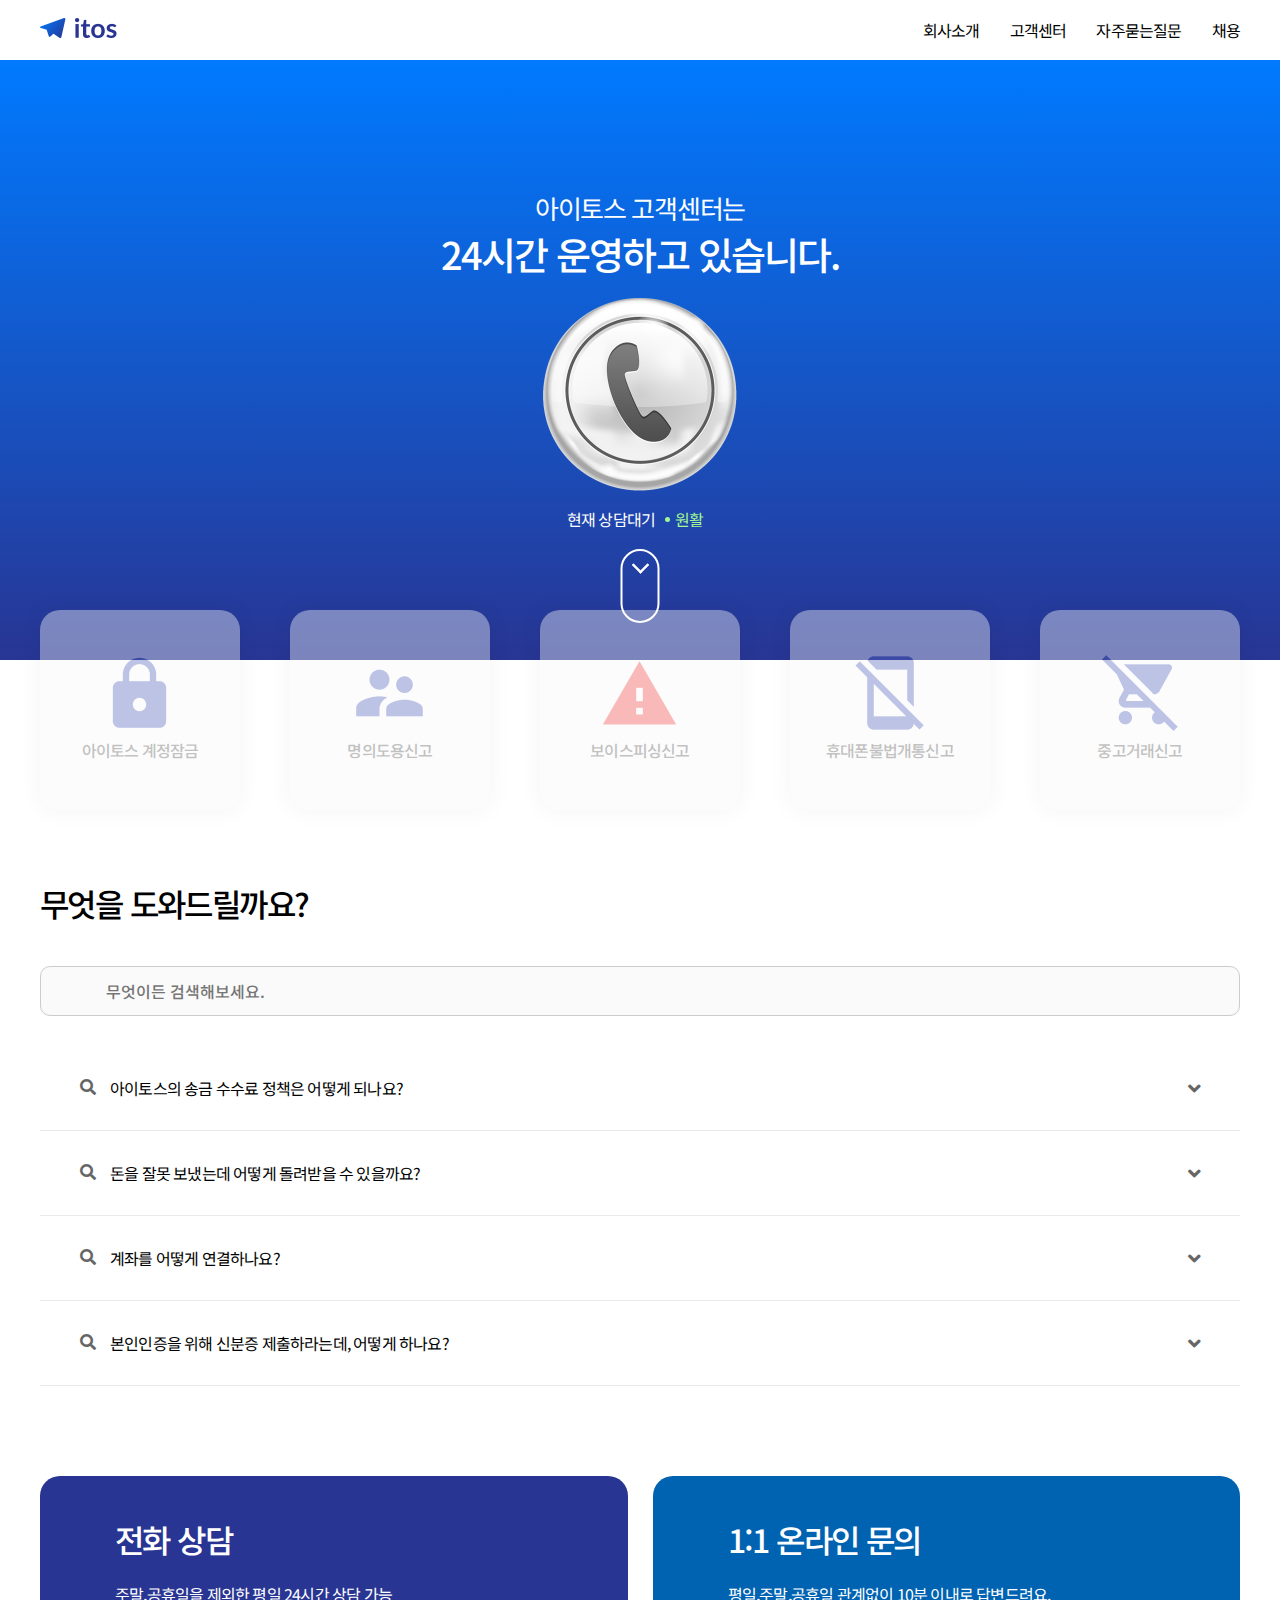
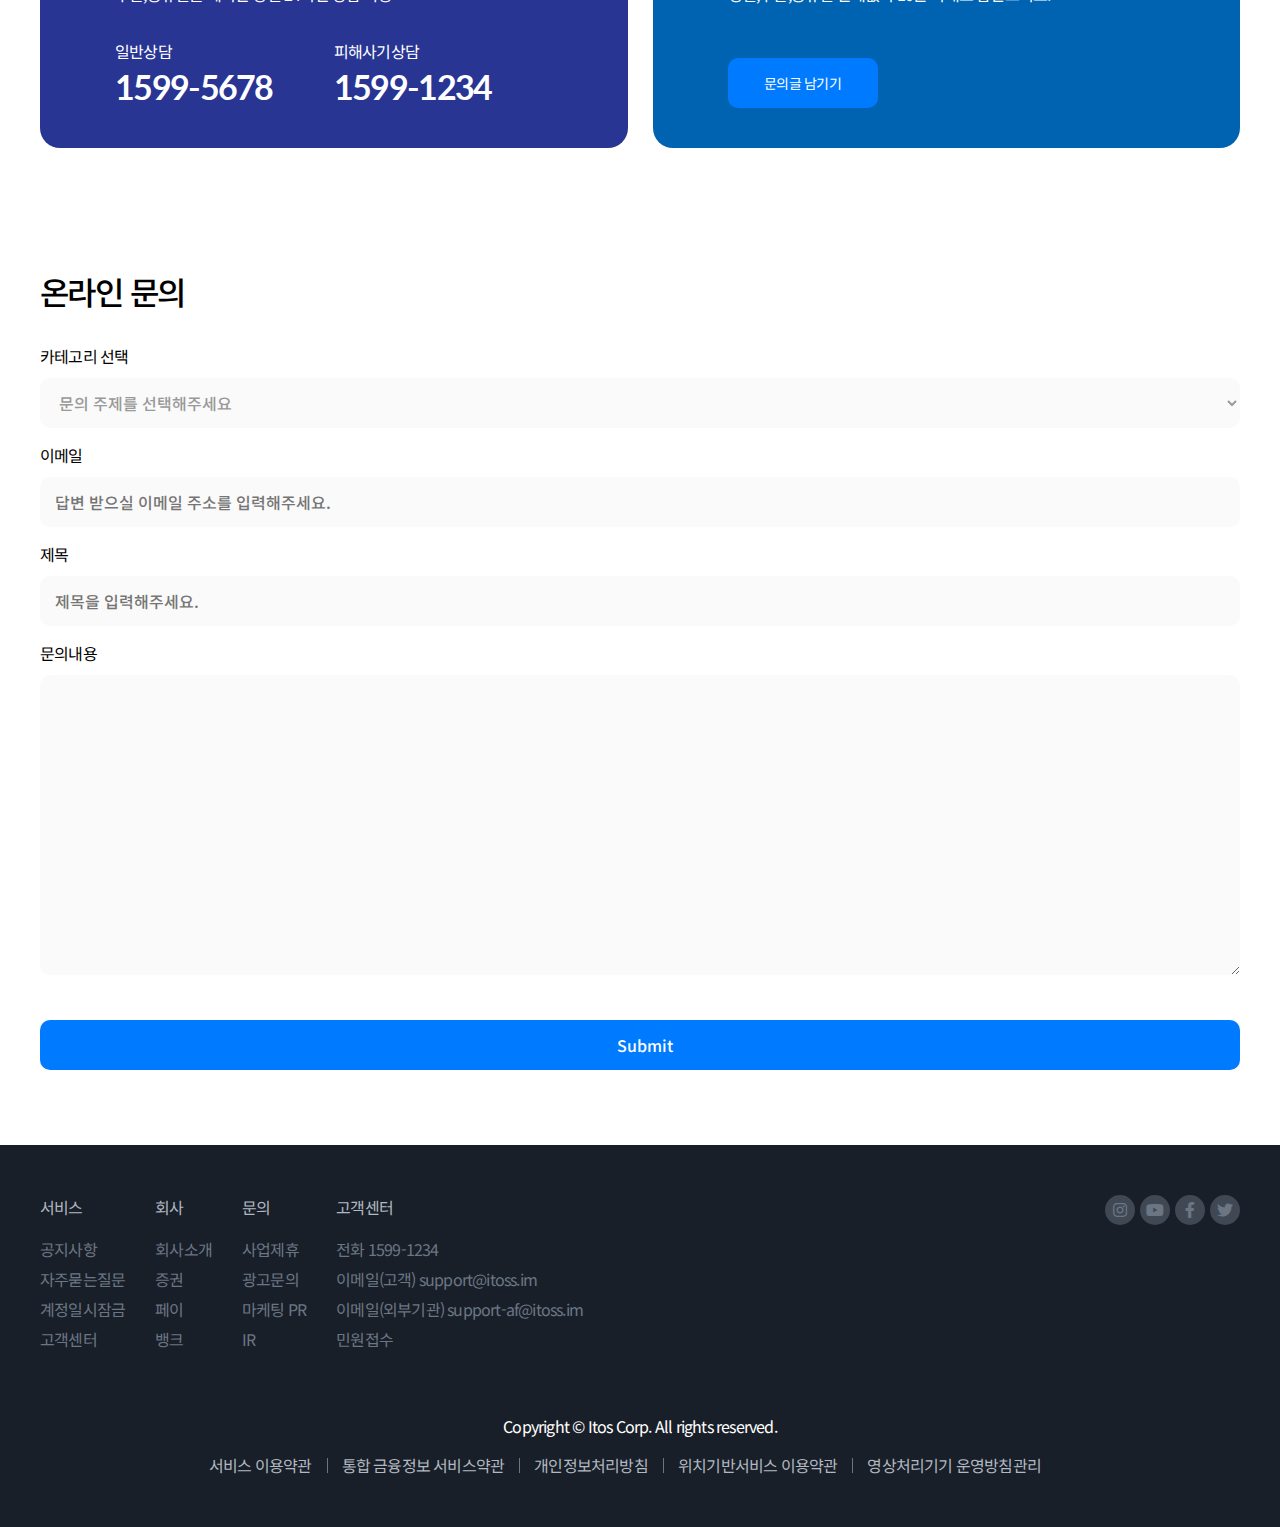
<file: itos_PC/sub2.html>
<!DOCTYPE html>
<html lang='ko'>

<head>
    <meta charset='UTF-8'>
    <meta http-equiv='X-UA-Compatible' content='IE=edge'>
    <meta name='viewport' content='width=device-width, initial-scale=1.0'>
    <!--main css-->
    <link rel='stylesheet' href='css/sub2.css' type='text/css'>
    <title>itos</title>
</head>

<body>
    <header>
        <section>
            <a href='index.html' class='logo'></a>
            <nav>
                <a href='sub1.html'>회사소개</a>
                <a href='sub2.html'>고객센터</a>
                <a href='sub3.html'>자주묻는질문</a>
                <a href='sub4.html'>채용</a>
            </nav>
        </section>
    </header>
    <main id='banner'>
        <section>
            <div class='scroll animate'></div>
            <hgroup>
                <h2>아이토스 고객센터는</h2>
                <h1>24시간 운영하고 있습니다.</h1>
            </hgroup>
            <img src='img/sub2/img/call_icon2 1.png' alt='call'>
            <p>현재 상담대기&nbsp;&nbsp;&nbsp;<span>원활</span></p>
            <aside>
                <article>
                    <a class='icon2 icon2-1' href=''></a>
                    아이토스 계정잠금
                </article>
                <article>
                    <a class='icon2 icon2-2' href=''></a>
                    명의도용신고
                </article>
                <article>
                    <a class='icon2 icon2-3' href=''></a>
                    보이스피싱신고
                </article>
                <article>
                    <a class='icon2 icon2-4' href=''></a>
                    휴대폰불법개통신고
                </article>
                <article>
                    <a class='icon2 icon2-5' href=''></a>
                    중고거래신고
                </article>
            </aside>
        </section>
    </main>
    <main id='help'>
        <section>
            <h1>무엇을 도와드릴까요?</h1>
            <input class='search' type='text' placeholder='무엇이든 검색해보세요.' name='search'>
            <aside>
                <article>
                    <h3>아이토스의 송금 수수료 정책은 어떻게 되나요?<i class='fas fa-angle-down'></i></h3>
                    <p>
                        '평생 무료로 송금하기' 신청 고객<br>
                        연락처 송금, 토스머니 충전:무제한 무료<br>
                        계좌 송금: 평생 무제한 무료<br><br>
                        기존고객<br>
                        연락처 송금, 토스머니 충전: 무제한 무료<br>
                        계좌 송금:월 10회 무료 (11번째 송금부터 건당 500원)
                    </p>
                </article>
                <article>
                    <h3>돈을 잘못 보냈는데 어떻게 돌려받을 수 있을까요?<i class='fas fa-angle-down'></i></h3>
                    <p>
                        '평생 무료로 송금하기' 신청 고객<br>
                        연락처 송금, 토스머니 충전:무제한 무료<br>
                        계좌 송금: 평생 무제한 무료<br><br>
                        기존고객<br>
                        연락처 송금, 토스머니 충전: 무제한 무료<br>
                        계좌 송금:월 10회 무료 (11번째 송금부터 건당 500원)
                    </p>
                </article>
                <article>
                    <h3>계좌를 어떻게 연결하나요?<i class='fas fa-angle-down'></i></h3>
                    <p>
                        '평생 무료로 송금하기' 신청 고객<br>
                        연락처 송금, 토스머니 충전:무제한 무료<br>
                        계좌 송금: 평생 무제한 무료<br><br>
                        기존고객<br>
                        연락처 송금, 토스머니 충전: 무제한 무료<br>
                        계좌 송금:월 10회 무료 (11번째 송금부터 건당 500원)
                    </p>
                </article>
                <article>
                    <h3>본인인증을 위해 신분증 제출하라는데, 어떻게 하나요?<i class='fas fa-angle-down'></i></h3>
                    <p>
                        '평생 무료로 송금하기' 신청 고객<br>
                        연락처 송금, 토스머니 충전:무제한 무료<br>
                        계좌 송금: 평생 무제한 무료<br><br>
                        기존고객<br>
                        연락처 송금, 토스머니 충전: 무제한 무료<br>
                        계좌 송금:월 10회 무료 (11번째 송금부터 건당 500원)
                    </p>
                </article>
            </aside>
        </section>
    </main>
    <main id='card'>
        <section>
            <div>
                <hgroup>
                    <h1>전화 상담</h1>
                    <h2>주말,공휴일을 제외한 평일 24시간 상담 가능</h2>
                </hgroup>
                <ul>
                    <li>일반상담<br><span>1599-5678</span></li>
                    <li>피해사기상담<br><span>1599-1234</span></li>
                </ul>
            </div>
            <div>
                <hgroup>
                    <h1>1:1 온라인 문의</h1>
                    <h2>평일,주말,공휴일 관계없이 10분 이내로 답변드려요.</h2>
                </hgroup>
                <a class='card__btn'>문의글 남기기</a>
            </div>
        </section>
    </main>
    <main id='question'>
        <section>
            <h1>온라인 문의</h1>
            <form action='action.jsp'>
                카테고리 선택
                <select name='' id=''>
                    <option value='기본값'>문의 주제를 선택해주세요</option>
                    <option value='계좌'>계좌</option>
                    <option value='송금'>송금</option>
                    <option value='취소'>취소</option>
                    <option value='해지'>해지</option>
                    <option value='신고'>신고</option>
                </select>
                이메일
                <input type='text' name='' id='' placeholder='답변 받으실 이메일 주소를 입력해주세요.'>
                제목
                <input type='text' name='' id='' placeholder='제목을 입력해주세요.'>
                문의내용
                <textarea name='' id='' cols='30' rows='10'></textarea>
                <input type='submit' style='margin-top:30px;'>
            </form>
        </section>
    </main>
    <footer>
        <section>
            <div>
                <aside>
                    <nav>서비스
                        <a>공지사항</a>
                        <a>자주묻는질문</a>
                        <a>계정일시잠금</a>
                        <a>고객센터</a>
                    </nav>
                    <nav>회사
                        <a>회사소개</a>
                        <a>증권</a>
                        <a>페이</a>
                        <a>뱅크</a>
                    </nav>
                    <nav>문의
                        <a>사업제휴</a>
                        <a>광고문의</a>
                        <a>마케팅 PR</a>
                        <a>IR</a>
                    </nav>
                    <nav>고객센터
                        <a>전화 1599-1234</a>
                        <a>이메일(고객) support@itoss.im</a>
                        <a>이메일(외부기관) support-af@itoss.im</a>
                        <a>민원접수</a>
                    </nav>
                </aside>
                <nav>
                    <a href='javascript:;'><i class='fab fa-instagram'></i></a>
                    <a href='javascript:;'><i class='fab fa-youtube'></i></a>
                    <a href='javascript:;'><i class='fab fa-facebook-f'></i></a>
                    <a href='javascript:;'><i class='fab fa-twitter'></i></a>
                </nav>
            </div>
            <div>
                <h3>Copyright © Itos Corp. All rights reserved.</h3>
                <nav class='footer__law'>
                    <a href='javascript:;'>서비스 이용약관</a>
                    <a href='javascript:;'>통합 금융정보 서비스약관</a>
                    <a href='javascript:;'>개인정보처리방침</a>
                    <a href='javascript:;'>위치기반서비스 이용약관</a>
                    <a href='javascript:;'>영상처리기기 운영방침관리</a>
                </nav>
            </div>
        </section>
    </footer>
</body>
<script src='https://ajax.googleapis.com/ajax/libs/jquery/3.6.0/jquery.min.js'></script>
<script>
    $('.search').keyup(function () {
        let text = $(this).val();
        let reg = new RegExp(`${text}`);
        let target = $('#help article');
        let a = 0;
        $('#help article p').hide();
        target.each(function () {
            if ($(this).text().match(reg) == null) {
                $(this).hide();
            } else {
                $(this).show();
                a++;
            }
        });
        if (a == 0) {
            $('#help article p').show();
        } else {
            $('#help article p').hide();
            $('#help article i').removeClass('active');
        }
        a = 0;
    });
    $('#help article').click(function () {
        $('#help p').stop().slideUp();
        if ($('#help article i').hasClass('active')) {
            $('#help article i').removeClass('active');
        } else {
            $(this).find('i').addClass('active');
        }
        $(this).find('p').stop().slideToggle();
    });
    $(document).scroll(function () {
        let scrollTop = $(this).scrollTop();
        if (scrollTop == 0) {
            $('#banner article').removeClass('active');
            $('.scroll').addClass('animate');
        } else {
            $('#banner article').addClass('active');
            $('.scroll').removeClass('animate');
        }
    });
</script>

</html>
</file>
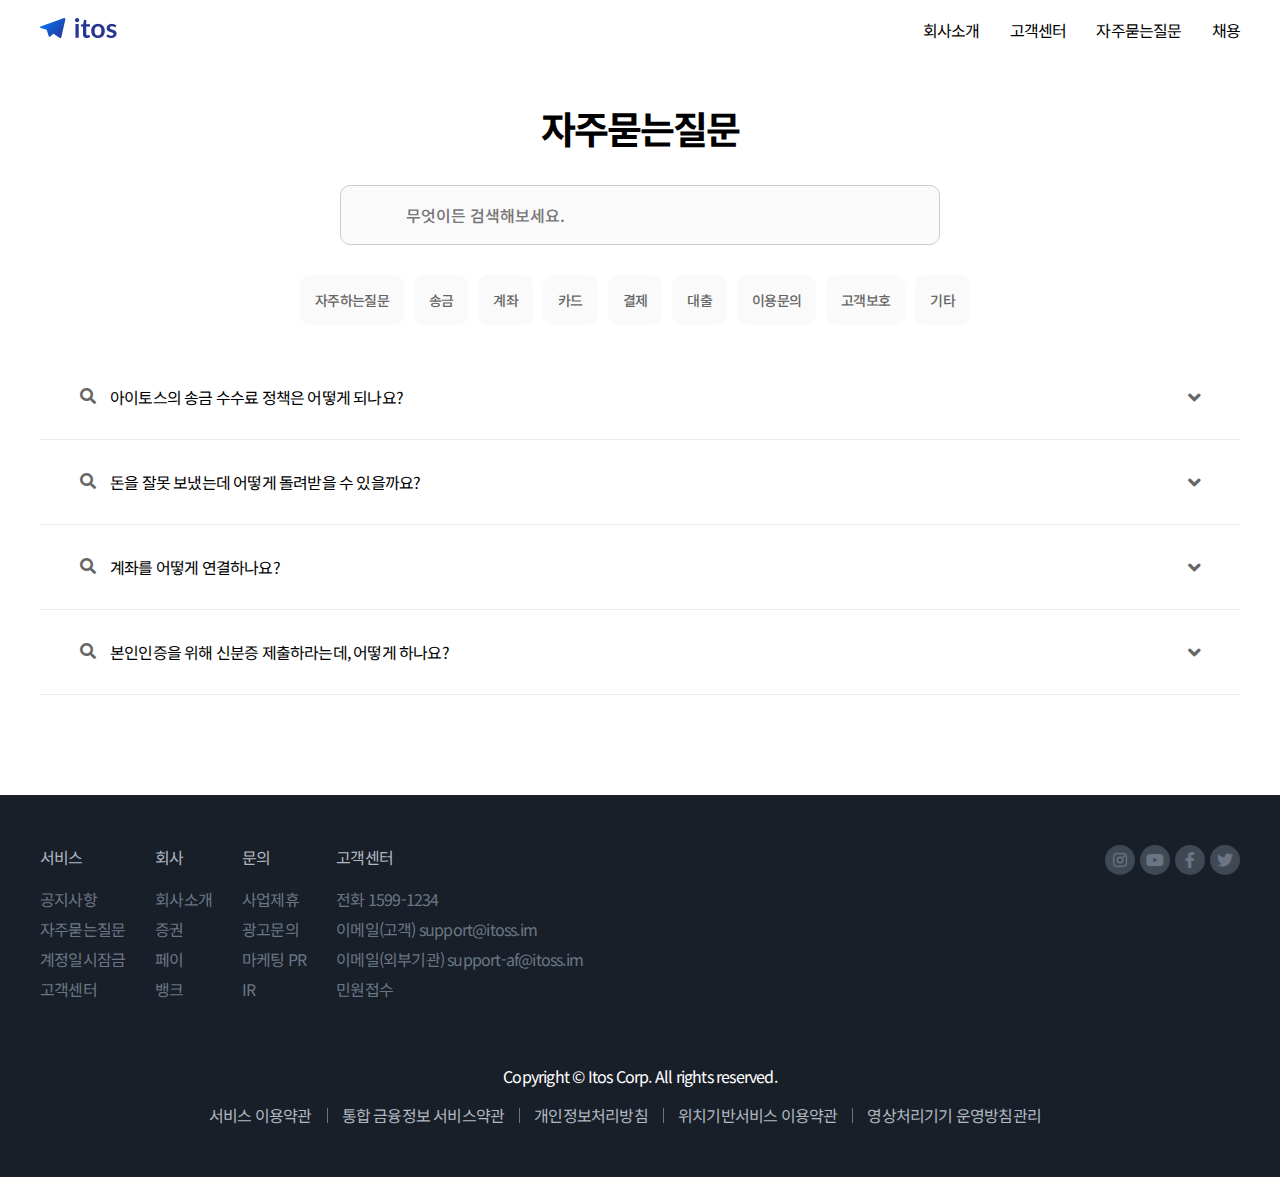
<file: itos_PC/sub3.html>
<!DOCTYPE html>
<html lang='ko'>

<head>
    <meta charset='UTF-8'>
    <meta http-equiv='X-UA-Compatible' content='IE=edge'>
    <meta name='viewport' content='width=device-width, initial-scale=1.0'>
    <link rel='stylesheet' href='css/sub3.css' type='text/css'>
    <title>itos</title>
</head>

<body>
    <header>
        <section>
            <a href='index.html' class='logo'></a>
            <nav>
                <a href='sub1.html'>회사소개</a>
                <a href='sub2.html'>고객센터</a>
                <a href='sub3.html'>자주묻는질문</a>
                <a href='sub4.html'>채용</a>
            </nav>
        </section>
    </header>
    <main id='search'>
        <section>
            <hgroup>
                <h1>자주묻는질문</h1>
                <input class='search' type='text' placeholder='무엇이든 검색해보세요.' name='search'>
            </hgroup>
            <nav>
                <a href='javascript:;'>자주하는질문</a>
                <a href='javascript:;'>송금</a>
                <a href='javascript:;'>계좌</a>
                <a href='javascript:;'>카드</a>
                <a href='javascript:;'>결제</a>
                <a href='javascript:;'>대출</a>
                <a href='javascript:;'>이용문의</a>
                <a href='javascript:;'>고객보호</a>
                <a href='javascript:;'>기타</a>
            </nav>
            <aside class='search-target'>
                <article>
                    <h3>아이토스의 송금 수수료 정책은 어떻게 되나요?<i class='fas fa-angle-down'></i></h3>
                    <p>
                        '평생 무료로 송금하기' 신청 고객<br>
                        연락처 송금, 토스머니 충전:무제한 무료<br>
                        계좌 송금: 평생 무제한 무료<br><br>
                        기존고객<br>
                        연락처 송금, 토스머니 충전: 무제한 무료<br>
                        계좌 송금:월 10회 무료 (11번째 송금부터 건당 500원)
                    </p>
                </article>
                <article>
                    <h3>돈을 잘못 보냈는데 어떻게 돌려받을 수 있을까요?<i class='fas fa-angle-down'></i></h3>
                    <p>
                        '평생 무료로 송금하기' 신청 고객<br>
                        연락처 송금, 토스머니 충전:무제한 무료<br>
                        계좌 송금: 평생 무제한 무료<br><br>
                        기존고객<br>
                        연락처 송금, 토스머니 충전: 무제한 무료<br>
                        계좌 송금:월 10회 무료 (11번째 송금부터 건당 500원)
                    </p>
                </article>
                <article>
                    <h3>계좌를 어떻게 연결하나요?<i class='fas fa-angle-down'></i></h3>
                    <p>
                        '평생 무료로 송금하기' 신청 고객<br>
                        연락처 송금, 토스머니 충전:무제한 무료<br>
                        계좌 송금: 평생 무제한 무료<br><br>
                        기존고객<br>
                        연락처 송금, 토스머니 충전: 무제한 무료<br>
                        계좌 송금:월 10회 무료 (11번째 송금부터 건당 500원)
                    </p>
                </article>
                <article>
                    <h3>본인인증을 위해 신분증 제출하라는데, 어떻게 하나요?<i class='fas fa-angle-down'></i></h3>
                    <p>
                        '평생 무료로 송금하기' 신청 고객<br>
                        연락처 송금, 토스머니 충전:무제한 무료<br>
                        계좌 송금: 평생 무제한 무료<br><br>
                        기존고객<br>
                        연락처 송금, 토스머니 충전: 무제한 무료<br>
                        계좌 송금:월 10회 무료 (11번째 송금부터 건당 500원)
                    </p>
                </article>
            </aside>
        </section>
    </main>
    <footer>
        <section>
            <div>
                <aside>
                    <nav>서비스
                        <a>공지사항</a>
                        <a>자주묻는질문</a>
                        <a>계정일시잠금</a>
                        <a>고객센터</a>
                    </nav>
                    <nav>회사
                        <a>회사소개</a>
                        <a>증권</a>
                        <a>페이</a>
                        <a>뱅크</a>
                    </nav>
                    <nav>문의
                        <a>사업제휴</a>
                        <a>광고문의</a>
                        <a>마케팅 PR</a>
                        <a>IR</a>
                    </nav>
                    <nav>고객센터
                        <a>전화 1599-1234</a>
                        <a>이메일(고객) support@itoss.im</a>
                        <a>이메일(외부기관) support-af@itoss.im</a>
                        <a>민원접수</a>
                    </nav>
                </aside>
                <nav>
                    <a href='javascript:;'><i class='fab fa-instagram'></i></a>
                    <a href='javascript:;'><i class='fab fa-youtube'></i></a>
                    <a href='javascript:;'><i class='fab fa-facebook-f'></i></a>
                    <a href='javascript:;'><i class='fab fa-twitter'></i></a>
                </nav>
            </div>
            <div>
                <h3>Copyright © Itos Corp. All rights reserved.</h3>
                <nav class='footer__law'>
                    <a href='javascript:;'>서비스 이용약관</a>
                    <a href='javascript:;'>통합 금융정보 서비스약관</a>
                    <a href='javascript:;'>개인정보처리방침</a>
                    <a href='javascript:;'>위치기반서비스 이용약관</a>
                    <a href='javascript:;'>영상처리기기 운영방침관리</a>
                </nav>
            </div>
        </section>
    </footer>
</body>
<script src='https://ajax.googleapis.com/ajax/libs/jquery/3.6.0/jquery.min.js'></script>
<script>
    $('#search nav a').click(function () {
        $('#search nav a').removeClass('active').eq($(this).index()).addClass('active');
    });
    $('.search').keyup(function () {
        let text = $(this).val();
        let reg = new RegExp(`${text}`);
        let target = $('.search-target').children();
        target.each(function () {
            if ($(this).text().match(reg) == null) {
                $(this).hide();
            } else {
                $(this).show();
            }
        });
    });
    $('#search article').click(function () {
        $('#search p').stop().slideUp();
        if ($('#search article i').hasClass('active')) {
            $('#search article i').removeClass('active');
        } else {
            $(this).find('i').addClass('active');
        }
        $(this).find('p').stop().slideToggle();
    });
</script>

</html>
</file>
<file: itos_mobile/css/check.css>
.success-checkmark {
  width: 80px;
  height: 115px;
  margin: 0 auto;
}

.success-checkmark .check-icon {
  width: 80px;
  height: 80px;
  position: relative;
  border-radius: 50%;
  -webkit-box-sizing: content-box;
          box-sizing: content-box;
  border: 4px solid #007aff;
}

.success-checkmark .check-icon::before {
  top: 3px;
  left: -2px;
  width: 30px;
  -webkit-transform-origin: 100% 50%;
          transform-origin: 100% 50%;
  border-radius: 100px 0 0 100px;
}

.success-checkmark .check-icon::after {
  top: 0;
  left: 30px;
  width: 60px;
  -webkit-transform-origin: 0 50%;
          transform-origin: 0 50%;
  border-radius: 0 100px 100px 0;
  -webkit-animation: rotate-circle 4.25s ease-in;
          animation: rotate-circle 4.25s ease-in;
}

.success-checkmark .check-icon::before, .success-checkmark .check-icon::after {
  content: '';
  height: 100px;
  position: absolute;
  background: #FFFFFF;
  -webkit-transform: rotate(-45deg);
          transform: rotate(-45deg);
}

.success-checkmark .check-icon .icon-line {
  height: 5px;
  background-color: #007aff;
  display: block;
  border-radius: 2px;
  position: absolute;
  z-index: 10;
}

.success-checkmark .check-icon .icon-line.line-tip {
  top: 46px;
  left: 14px;
  width: 25px;
  -webkit-transform: rotate(45deg);
          transform: rotate(45deg);
  -webkit-animation: icon-line-tip 0.75s;
          animation: icon-line-tip 0.75s;
}

.success-checkmark .check-icon .icon-line.line-long {
  top: 38px;
  right: 8px;
  width: 47px;
  -webkit-transform: rotate(-45deg);
          transform: rotate(-45deg);
  -webkit-animation: icon-line-long 0.75s;
          animation: icon-line-long 0.75s;
}

.success-checkmark .check-icon .icon-circle {
  top: -4px;
  left: -4px;
  z-index: 10;
  width: 80px;
  height: 80px;
  border-radius: 50%;
  position: absolute;
  -webkit-box-sizing: content-box;
          box-sizing: content-box;
  border: 4px solid #007aff;
}

.success-checkmark .check-icon .icon-fix {
  top: 8px;
  width: 5px;
  left: 26px;
  z-index: 1;
  height: 85px;
  position: absolute;
  -webkit-transform: rotate(-45deg);
          transform: rotate(-45deg);
  background-color: #FFFFFF;
}

@-webkit-keyframes rotate-circle {
  0% {
    -webkit-transform: rotate(-45deg);
            transform: rotate(-45deg);
  }
  5% {
    -webkit-transform: rotate(-45deg);
            transform: rotate(-45deg);
  }
  12% {
    -webkit-transform: rotate(-405deg);
            transform: rotate(-405deg);
  }
  100% {
    -webkit-transform: rotate(-405deg);
            transform: rotate(-405deg);
  }
}

@keyframes rotate-circle {
  0% {
    -webkit-transform: rotate(-45deg);
            transform: rotate(-45deg);
  }
  5% {
    -webkit-transform: rotate(-45deg);
            transform: rotate(-45deg);
  }
  12% {
    -webkit-transform: rotate(-405deg);
            transform: rotate(-405deg);
  }
  100% {
    -webkit-transform: rotate(-405deg);
            transform: rotate(-405deg);
  }
}

@-webkit-keyframes icon-line-tip {
  0% {
    width: 0;
    left: 1px;
    top: 19px;
  }
  54% {
    width: 0;
    left: 1px;
    top: 19px;
  }
  70% {
    width: 50px;
    left: -8px;
    top: 37px;
  }
  84% {
    width: 17px;
    left: 21px;
    top: 48px;
  }
  100% {
    width: 25px;
    left: 14px;
    top: 45px;
  }
}

@keyframes icon-line-tip {
  0% {
    width: 0;
    left: 1px;
    top: 19px;
  }
  54% {
    width: 0;
    left: 1px;
    top: 19px;
  }
  70% {
    width: 50px;
    left: -8px;
    top: 37px;
  }
  84% {
    width: 17px;
    left: 21px;
    top: 48px;
  }
  100% {
    width: 25px;
    left: 14px;
    top: 45px;
  }
}

@-webkit-keyframes icon-line-long {
  0% {
    width: 0;
    right: 46px;
    top: 54px;
  }
  65% {
    width: 0;
    right: 46px;
    top: 54px;
  }
  84% {
    width: 55px;
    right: 0px;
    top: 35px;
  }
  100% {
    width: 47px;
    right: 8px;
    top: 38px;
  }
}

@keyframes icon-line-long {
  0% {
    width: 0;
    right: 46px;
    top: 54px;
  }
  65% {
    width: 0;
    right: 46px;
    top: 54px;
  }
  84% {
    width: 55px;
    right: 0px;
    top: 35px;
  }
  100% {
    width: 47px;
    right: 8px;
    top: 38px;
  }
}
/*# sourceMappingURL=check.css.map */
</file>
<file: itos_mobile/css/account.css>
@import url("reset.css");
@import url("all.min.css");
@import url("https://fonts.googleapis.com/css2?family=Lato:wght@400;700&family=Noto+Sans+KR:wght@400;500;700&display=swap");
header {
  padding: 15px;
}

main {
  padding: 15px;
}

aside article {
  position: relative;
  display: -webkit-box;
  display: -ms-flexbox;
  display: flex;
  -webkit-box-align: center;
      -ms-flex-align: center;
          align-items: center;
  height: 70px;
}

aside article > span {
  font: 700 14px "Lato", sans-serif;
  margin-left: auto;
}

aside article > span em {
  font: 400 14px "Noto Sans KR", sans-serif;
  color: #000;
}

.title {
  padding: 20px 0;
  font: 500 22px "Noto Sans KR", sans-serif;
}

.title a {
  display: block;
}

h1 {
  padding: 20px 0;
  font: 500 22px "Noto Sans KR", sans-serif;
}

h1 a {
  display: block;
}

.border-bottom {
  border-bottom: 1px solid #eaeaea;
}

.search {
  background-image: url(https://cdn1.iconfinder.com/data/icons/hawcons/32/698627-icon-111-search-256.png);
  background-position: 5px center;
  background-size: contain;
  background-repeat: no-repeat;
  border: 1px solid #ccc;
  padding: 5px 5px;
  text-indent: 60px;
  width: 100%;
}

.search:focus {
  background-image: none;
  background-position: -10px center;
  text-indent: 15px;
  width: 100%;
}

.right-arrow {
  position: relative;
}

.right-arrow:after {
  content: '\f054';
  font-family: "Font Awesome 5 Free";
  font-weight: 900;
  position: absolute;
  right: 0;
  top: 50%;
  -webkit-transform: translate(0, -50%);
          transform: translate(0, -50%);
}

.left-arrow {
  position: relative;
  padding-left: 30px;
}

.left-arrow:after {
  content: '\f053';
  font-family: "Font Awesome 5 Free";
  font-weight: 900;
  position: absolute;
  left: 0;
  top: 50%;
  -webkit-transform: translate(0, -50%);
          transform: translate(0, -50%);
}

.gap {
  position: relative;
  margin-bottom: 10px;
}

.gap::before {
  content: '';
  position: absolute;
  bottom: 0px;
  left: -15px;
  width: calc(100% + 30px);
  height: 1px;
  background: #eaeaea;
  z-index: 1;
}

.gap::after {
  content: '';
  position: absolute;
  top: 100%;
  left: -15px;
  width: calc(100% + 30px);
  height: 10px;
  background: #fafafa;
}

.logo {
  display: block;
  width: 77px;
  height: 20px;
  margin-top: -5px;
  background: url("../img/logo.png");
  background-size: cover;
}

.icon {
  display: block;
  width: 50px;
  height: 50px;
  margin-right: 15px;
  line-height: 50px;
  background: url("../img/icon.png") no-repeat;
  background-size: 340px;
}

/* space : 15px, icon : 50px */
.name {
  display: block;
  width: 50px;
  height: 50px;
  margin-right: 15px;
  text-align: center;
  border-radius: 50%;
  background: #007AFF;
  color: #fff;
  font: 500 16px "Noto Sans KR", sans-serif !important;
  line-height: 50px !important;
}

.plus {
  background-position: -15px -15px;
}

.minus {
  background-position: -80px -15px;
}

.factory {
  background-position: -145px -15px;
}

.netflex {
  background-position: -210px -15px;
}

.phone {
  background-position: -275px -15px;
}

.medical {
  background-position: -15px -80px;
}

.beauty {
  background-position: -80px -80px;
}

.food {
  background-position: -145px -80px;
}

.shopping {
  background-position: -210px -80px;
}

.hyundailoan {
  background-position: -275px -80px;
}

.ok {
  background-position: -15px -145px;
}

.sermin {
  background-position: -80px -145px;
}

.lotte {
  background-position: -145px -145px;
}

.chat {
  background-position: -210px -145px;
}

.kb {
  background-position: -275px -145px;
}

.itos {
  background-position: -15px -210px;
}

.shin {
  background-position: -80px -210px;
}

.citi {
  background-position: -145px -210px;
}

.busan {
  background-position: -210px -210px;
}

.samsung {
  background-position: -275px -210px;
}

.uri {
  background-position: -15px -275px;
}

.kakao {
  background-position: -80px -275px;
}

.office {
  background-position: -145px -275px;
}

.daegu {
  background-position: -210px -275px;
}

.uanta {
  background-position: -275px -275px;
}

.nonghyub {
  background-position: -15px -340px;
}

.hana {
  background-position: -80px -340px;
}

.suhyub {
  background-position: -145px -340px;
}

.sbi {
  background-position: -210px -340px;
}

.hankuk {
  background-position: -275px -340px;
}

.hyundai {
  background-position: -15px -405px;
}

.sc {
  background-position: -80px -405px;
}

.kdb {
  background-position: -145px -405px;
}

.shinhyub {
  background-position: -210px -405px;
}

.yujin {
  background-position: -275px -405px;
}

.newtown {
  background-position: -15px -470px;
}

.hanhwa {
  background-position: -80px -470px;
}

.kium {
  background-position: -145px -470px;
}

.db {
  background-position: -210px -470px;
}

.shinyeoung {
  background-position: -275px -470px;
}

.daesin {
  background-position: -15px -535px;
}

.mirae {
  background-position: -80px -535px;
}

.starbucks {
  background-position: -145px -535px;
}

.megabox {
  background-position: -210px -535px;
}

.cgv {
  background-position: -275px -535px;
}

.mcdonald {
  background-position: -15px -600px;
}

.button {
  display: block;
  width: calc(100% - 40px);
  padding: 20px;
  font: 500 16px "Noto Sans KR", sans-serif;
  border-radius: 10px;
  text-align: center;
  color: #fff;
  background: #007AFF;
  cursor: pointer;
}

select, input {
  width: 100%;
  height: 50px;
  border-radius: 10px;
  padding-left: 15px;
  background: #fafafa;
  margin: 10px 0;
}

input {
  color: #999;
  font: 500 16px "Noto Sans KR", sans-serif;
  -webkit-box-sizing: border-box;
          box-sizing: border-box;
  border: none;
}

input[type='submit'] {
  background: #007AFF;
  color: #fff;
  cursor: pointer;
}

footer {
  background: #191f28;
  padding: 30px 20px;
  margin-top: 150px;
}

footer ul {
  color: #b0b8c1;
  margin-bottom: 15px;
}

footer ul li {
  color: #6b7684;
}

footer ul li:first-child {
  margin-top: 5px;
}

#account div {
  display: -webkit-box;
  display: -ms-flexbox;
  display: flex;
  -webkit-box-pack: justify;
      -ms-flex-pack: justify;
          justify-content: space-between;
  -webkit-box-align: center;
      -ms-flex-align: center;
          align-items: center;
  padding: 20px;
  margin-bottom: 30px;
  border: 1px solid #007AFF;
  border-radius: 20px;
  font: 500 16px "Noto Sans KR", sans-serif;
}

#account div span {
  font: bold 18px "Lato", sans-serif;
  color: #007AFF;
}

#account button {
  color: #fff;
  background: #007AFF;
  border-radius: 15px;
  text-align: center;
  border: 1px solid #fff;
  width: 100%;
  margin: 30px 0;
  padding: 15px;
}

#bank {
  display: none;
}

#bank section {
  width: calc(100% + 30px);
  padding: 50px 0;
  margin-left: -15px;
  position: relative;
  z-index: 100;
  color: #fff;
  background: #007AFF;
  text-align: center;
}

#bank section hgroup h3 {
  font: 500 14px "Noto Sans KR", sans-serif;
}

#bank section hgroup h3 span {
  font: 500 14px "Lato", sans-serif;
}

#bank section hgroup h4 {
  font: 500 20px "Noto Sans KR", sans-serif;
}

#bank section hgroup h4 span {
  font: 700 28px "Lato", sans-serif;
}

#bank section button {
  color: #007AFF;
  background: #fff;
  border-radius: 15px;
  text-align: center;
  width: 50%;
  font: 500 14px "Noto Sans KR", sans-serif;
  margin: 30px auto;
  padding: 15px;
}

#bank h2 span {
  font: bold 16px "Lato", sans-serif;
  color: #007AFF;
}

select {
  width: auto;
  padding: 10px 30px 10px 10px;
  border-radius: 0;
  background: #fff;
  font: 500 20px "Noto Sans KR", sans-serif;
  appearance: none;
  -webkit-appearance: none;
  -moz-appearance: none;
  background: url("../img/img_consume_0.png") no-repeat;
  background-position: calc(100% - 10px) center;
  background-size: 13px;
}
/*# sourceMappingURL=account.css.map */
</file>
<file: itos_mobile/css/adventage.css>
@import url("reset.css");
@import url("all.min.css");
@import url("https://fonts.googleapis.com/css2?family=Lato:wght@400;700&family=Noto+Sans+KR:wght@400;500;700&display=swap");
header {
  padding: 15px;
}

main {
  padding: 15px;
}

aside article {
  position: relative;
  display: -webkit-box;
  display: -ms-flexbox;
  display: flex;
  -webkit-box-align: center;
      -ms-flex-align: center;
          align-items: center;
  height: 70px;
}

aside article > span {
  font: 700 14px "Lato", sans-serif;
  margin-left: auto;
}

aside article > span em {
  font: 400 14px "Noto Sans KR", sans-serif;
  color: #000;
}

.title {
  padding: 20px 0;
  font: 500 22px "Noto Sans KR", sans-serif;
}

.title a {
  display: block;
}

h1 {
  padding: 20px 0;
  font: 500 22px "Noto Sans KR", sans-serif;
}

h1 a {
  display: block;
}

.border-bottom {
  border-bottom: 1px solid #eaeaea;
}

.search {
  background-image: url(https://cdn1.iconfinder.com/data/icons/hawcons/32/698627-icon-111-search-256.png);
  background-position: 5px center;
  background-size: contain;
  background-repeat: no-repeat;
  border: 1px solid #ccc;
  padding: 5px 5px;
  text-indent: 60px;
  width: 100%;
}

.search:focus {
  background-image: none;
  background-position: -10px center;
  text-indent: 15px;
  width: 100%;
}

.right-arrow {
  position: relative;
}

.right-arrow:after {
  content: '\f054';
  font-family: "Font Awesome 5 Free";
  font-weight: 900;
  position: absolute;
  right: 0;
  top: 50%;
  -webkit-transform: translate(0, -50%);
          transform: translate(0, -50%);
}

.left-arrow {
  position: relative;
  padding-left: 30px;
}

.left-arrow:after {
  content: '\f053';
  font-family: "Font Awesome 5 Free";
  font-weight: 900;
  position: absolute;
  left: 0;
  top: 50%;
  -webkit-transform: translate(0, -50%);
          transform: translate(0, -50%);
}

.gap {
  position: relative;
  margin-bottom: 10px;
}

.gap::before {
  content: '';
  position: absolute;
  bottom: 0px;
  left: -15px;
  width: calc(100% + 30px);
  height: 1px;
  background: #eaeaea;
  z-index: 1;
}

.gap::after {
  content: '';
  position: absolute;
  top: 100%;
  left: -15px;
  width: calc(100% + 30px);
  height: 10px;
  background: #fafafa;
}

.logo {
  display: block;
  width: 77px;
  height: 20px;
  margin-top: -5px;
  background: url("../img/logo.png");
  background-size: cover;
}

.icon {
  display: block;
  width: 50px;
  height: 50px;
  margin-right: 15px;
  line-height: 50px;
  background: url("../img/icon.png") no-repeat;
  background-size: 340px;
}

/* space : 15px, icon : 50px */
.name {
  display: block;
  width: 50px;
  height: 50px;
  margin-right: 15px;
  text-align: center;
  border-radius: 50%;
  background: #007AFF;
  color: #fff;
  font: 500 16px "Noto Sans KR", sans-serif !important;
  line-height: 50px !important;
}

.plus {
  background-position: -15px -15px;
}

.minus {
  background-position: -80px -15px;
}

.factory {
  background-position: -145px -15px;
}

.netflex {
  background-position: -210px -15px;
}

.phone {
  background-position: -275px -15px;
}

.medical {
  background-position: -15px -80px;
}

.beauty {
  background-position: -80px -80px;
}

.food {
  background-position: -145px -80px;
}

.shopping {
  background-position: -210px -80px;
}

.hyundailoan {
  background-position: -275px -80px;
}

.ok {
  background-position: -15px -145px;
}

.sermin {
  background-position: -80px -145px;
}

.lotte {
  background-position: -145px -145px;
}

.chat {
  background-position: -210px -145px;
}

.kb {
  background-position: -275px -145px;
}

.itos {
  background-position: -15px -210px;
}

.shin {
  background-position: -80px -210px;
}

.citi {
  background-position: -145px -210px;
}

.busan {
  background-position: -210px -210px;
}

.samsung {
  background-position: -275px -210px;
}

.uri {
  background-position: -15px -275px;
}

.kakao {
  background-position: -80px -275px;
}

.office {
  background-position: -145px -275px;
}

.daegu {
  background-position: -210px -275px;
}

.uanta {
  background-position: -275px -275px;
}

.nonghyub {
  background-position: -15px -340px;
}

.hana {
  background-position: -80px -340px;
}

.suhyub {
  background-position: -145px -340px;
}

.sbi {
  background-position: -210px -340px;
}

.hankuk {
  background-position: -275px -340px;
}

.hyundai {
  background-position: -15px -405px;
}

.sc {
  background-position: -80px -405px;
}

.kdb {
  background-position: -145px -405px;
}

.shinhyub {
  background-position: -210px -405px;
}

.yujin {
  background-position: -275px -405px;
}

.newtown {
  background-position: -15px -470px;
}

.hanhwa {
  background-position: -80px -470px;
}

.kium {
  background-position: -145px -470px;
}

.db {
  background-position: -210px -470px;
}

.shinyeoung {
  background-position: -275px -470px;
}

.daesin {
  background-position: -15px -535px;
}

.mirae {
  background-position: -80px -535px;
}

.starbucks {
  background-position: -145px -535px;
}

.megabox {
  background-position: -210px -535px;
}

.cgv {
  background-position: -275px -535px;
}

.mcdonald {
  background-position: -15px -600px;
}

.button {
  display: block;
  width: calc(100% - 40px);
  padding: 20px;
  font: 500 16px "Noto Sans KR", sans-serif;
  border-radius: 10px;
  text-align: center;
  color: #fff;
  background: #007AFF;
  cursor: pointer;
}

select, input {
  width: 100%;
  height: 50px;
  border-radius: 10px;
  padding-left: 15px;
  background: #fafafa;
  margin: 10px 0;
}

input {
  color: #999;
  font: 500 16px "Noto Sans KR", sans-serif;
  -webkit-box-sizing: border-box;
          box-sizing: border-box;
  border: none;
}

input[type='submit'] {
  background: #007AFF;
  color: #fff;
  cursor: pointer;
}

footer {
  background: #191f28;
  padding: 30px 20px;
  margin-top: 150px;
}

footer ul {
  color: #b0b8c1;
  margin-bottom: 15px;
}

footer ul li {
  color: #6b7684;
}

footer ul li:first-child {
  margin-top: 5px;
}

button {
  width: 100%;
  height: 50px;
  line-height: 50px;
  padding: 0;
  color: #007AFF;
  background: #fff;
}

#first section {
  display: -webkit-box;
  display: -ms-flexbox;
  display: flex;
  -webkit-box-align: center;
      -ms-flex-align: center;
          align-items: center;
  padding: 20px 10px;
  background: #fafafa;
  border-radius: 20px;
}

#first section img {
  width: 22px;
  height: 18px;
  margin: -4px 10px 0 0;
}

#first section p {
  font: 400 14px "Noto Sans KR", sans-serif;
}

#first section p span {
  font: 500 14px "Noto Sans KR", sans-serif;
  color: #007AFF;
}

#mission {
  padding: 40px 30px;
  border-radius: 20px;
  background: #E3F2FD;
  margin-top: 30px;
}

#mission hgroup h3 {
  font: 400 20px "Noto Sans KR", sans-serif;
}

#mission hgroup h4 {
  font: bold 20px "Noto Sans KR", sans-serif;
}

#mission nav {
  display: -webkit-box;
  display: -ms-flexbox;
  display: flex;
  width: 230px;
  -webkit-box-pack: justify;
      -ms-flex-pack: justify;
          justify-content: space-between;
  padding: 85px 0;
  margin: 0 auto;
}

#mission nav a {
  margin-right: 0;
}

#coin__wrap {
  position: fixed;
  top: 50%;
  left: 50%;
  -webkit-transform: translate(-50%, -50%);
          transform: translate(-50%, -50%);
}

#coin__wrap #coin {
  position: relative;
  margin: 0 auto;
  width: 100px;
  height: 100px;
  opacity: 0;
  pointer-events: none;
}

#coin__wrap #coin div {
  width: 100%;
  height: 100%;
  border-radius: 50%;
  -webkit-box-shadow: inset 0 0 45px rgba(255, 255, 255, 0.3), 0 12px 20px -10px rgba(0, 0, 0, 0.4);
  box-shadow: inset 0 0 45px rgba(255, 255, 255, 0.3), 0 12px 20px -10px rgba(0, 0, 0, 0.4);
}

#coin__wrap #coin {
  transition: -webkit-transform 1s ease-in;
  -webkit-transform-style: preserve-3d;
}

#coin__wrap #coin div {
  position: absolute;
  -webkit-backface-visibility: hidden;
}

#coin__wrap .side-a {
  z-index: 100;
}

#coin__wrap .side-b {
  -webkit-transform: rotateY(-180deg);
}

#coin__wrap #coin.heads {
  -webkit-animation: flipHeads 2s ease-out forwards;
  animation: flipHeads 2s ease-out forwards;
}

#coin__wrap #coin.tails {
  -webkit-animation: flipTails 2s ease-out forwards;
  animation: flipTails 2s ease-out forwards;
}

@-webkit-keyframes flipHeads {
  from {
    -webkit-transform: rotateY(0);
    transform: rotateY(0);
    opacity: 1;
  }
  to {
    -webkit-transform: rotateY(1200deg);
    transform: rotateY(1200deg);
    opacity: 0;
  }
}

@-webkit-keyframes flipTails {
  from {
    -webkit-transform: rotateY(0);
    transform: rotateY(0);
    opacity: 1;
  }
  to {
    -webkit-transform: rotateY(1320deg);
    transform: rotateY(1320deg);
    opacity: 0;
  }
}
/*# sourceMappingURL=adventage.css.map */
</file>
<file: itos_mobile/css/group.css>
@import url("reset.css");
@import url("all.min.css");
@import url("https://fonts.googleapis.com/css2?family=Lato:wght@400;700&family=Noto+Sans+KR:wght@400;500;700&display=swap");
header {
  padding: 15px;
}

main {
  padding: 15px;
}

aside article {
  position: relative;
  display: -webkit-box;
  display: -ms-flexbox;
  display: flex;
  -webkit-box-align: center;
      -ms-flex-align: center;
          align-items: center;
  height: 70px;
}

aside article > span {
  font: 700 14px "Lato", sans-serif;
  margin-left: auto;
}

aside article > span em {
  font: 400 14px "Noto Sans KR", sans-serif;
  color: #000;
}

.title {
  padding: 20px 0;
  font: 500 22px "Noto Sans KR", sans-serif;
}

.title a {
  display: block;
}

h1 {
  padding: 20px 0;
  font: 500 22px "Noto Sans KR", sans-serif;
}

h1 a {
  display: block;
}

.border-bottom {
  border-bottom: 1px solid #eaeaea;
}

.search {
  background-image: url(https://cdn1.iconfinder.com/data/icons/hawcons/32/698627-icon-111-search-256.png);
  background-position: 5px center;
  background-size: contain;
  background-repeat: no-repeat;
  border: 1px solid #ccc;
  padding: 5px 5px;
  text-indent: 60px;
  width: 100%;
}

.search:focus {
  background-image: none;
  background-position: -10px center;
  text-indent: 15px;
  width: 100%;
}

.right-arrow {
  position: relative;
}

.right-arrow:after {
  content: '\f054';
  font-family: "Font Awesome 5 Free";
  font-weight: 900;
  position: absolute;
  right: 0;
  top: 50%;
  -webkit-transform: translate(0, -50%);
          transform: translate(0, -50%);
}

.left-arrow {
  position: relative;
  padding-left: 30px;
}

.left-arrow:after {
  content: '\f053';
  font-family: "Font Awesome 5 Free";
  font-weight: 900;
  position: absolute;
  left: 0;
  top: 50%;
  -webkit-transform: translate(0, -50%);
          transform: translate(0, -50%);
}

.gap {
  position: relative;
  margin-bottom: 10px;
}

.gap::before {
  content: '';
  position: absolute;
  bottom: 0px;
  left: -15px;
  width: calc(100% + 30px);
  height: 1px;
  background: #eaeaea;
  z-index: 1;
}

.gap::after {
  content: '';
  position: absolute;
  top: 100%;
  left: -15px;
  width: calc(100% + 30px);
  height: 10px;
  background: #fafafa;
}

.logo {
  display: block;
  width: 77px;
  height: 20px;
  margin-top: -5px;
  background: url("../img/logo.png");
  background-size: cover;
}

.icon {
  display: block;
  width: 50px;
  height: 50px;
  margin-right: 15px;
  line-height: 50px;
  background: url("../img/icon.png") no-repeat;
  background-size: 340px;
}

/* space : 15px, icon : 50px */
.name {
  display: block;
  width: 50px;
  height: 50px;
  margin-right: 15px;
  text-align: center;
  border-radius: 50%;
  background: #007AFF;
  color: #fff;
  font: 500 16px "Noto Sans KR", sans-serif !important;
  line-height: 50px !important;
}

.plus {
  background-position: -15px -15px;
}

.minus {
  background-position: -80px -15px;
}

.factory {
  background-position: -145px -15px;
}

.netflex {
  background-position: -210px -15px;
}

.phone {
  background-position: -275px -15px;
}

.medical {
  background-position: -15px -80px;
}

.beauty {
  background-position: -80px -80px;
}

.food {
  background-position: -145px -80px;
}

.shopping {
  background-position: -210px -80px;
}

.hyundailoan {
  background-position: -275px -80px;
}

.ok {
  background-position: -15px -145px;
}

.sermin {
  background-position: -80px -145px;
}

.lotte {
  background-position: -145px -145px;
}

.chat {
  background-position: -210px -145px;
}

.kb {
  background-position: -275px -145px;
}

.itos {
  background-position: -15px -210px;
}

.shin {
  background-position: -80px -210px;
}

.citi {
  background-position: -145px -210px;
}

.busan {
  background-position: -210px -210px;
}

.samsung {
  background-position: -275px -210px;
}

.uri {
  background-position: -15px -275px;
}

.kakao {
  background-position: -80px -275px;
}

.office {
  background-position: -145px -275px;
}

.daegu {
  background-position: -210px -275px;
}

.uanta {
  background-position: -275px -275px;
}

.nonghyub {
  background-position: -15px -340px;
}

.hana {
  background-position: -80px -340px;
}

.suhyub {
  background-position: -145px -340px;
}

.sbi {
  background-position: -210px -340px;
}

.hankuk {
  background-position: -275px -340px;
}

.hyundai {
  background-position: -15px -405px;
}

.sc {
  background-position: -80px -405px;
}

.kdb {
  background-position: -145px -405px;
}

.shinhyub {
  background-position: -210px -405px;
}

.yujin {
  background-position: -275px -405px;
}

.newtown {
  background-position: -15px -470px;
}

.hanhwa {
  background-position: -80px -470px;
}

.kium {
  background-position: -145px -470px;
}

.db {
  background-position: -210px -470px;
}

.shinyeoung {
  background-position: -275px -470px;
}

.daesin {
  background-position: -15px -535px;
}

.mirae {
  background-position: -80px -535px;
}

.starbucks {
  background-position: -145px -535px;
}

.megabox {
  background-position: -210px -535px;
}

.cgv {
  background-position: -275px -535px;
}

.mcdonald {
  background-position: -15px -600px;
}

.button {
  display: block;
  width: calc(100% - 40px);
  padding: 20px;
  font: 500 16px "Noto Sans KR", sans-serif;
  border-radius: 10px;
  text-align: center;
  color: #fff;
  background: #007AFF;
  cursor: pointer;
}

select, input {
  width: 100%;
  height: 50px;
  border-radius: 10px;
  padding-left: 15px;
  background: #fafafa;
  margin: 10px 0;
}

input {
  color: #999;
  font: 500 16px "Noto Sans KR", sans-serif;
  -webkit-box-sizing: border-box;
          box-sizing: border-box;
  border: none;
}

input[type='submit'] {
  background: #007AFF;
  color: #fff;
  cursor: pointer;
}

footer {
  background: #191f28;
  padding: 30px 20px;
  margin-top: 150px;
}

footer ul {
  color: #b0b8c1;
  margin-bottom: 15px;
}

footer ul li {
  color: #6b7684;
}

footer ul li:first-child {
  margin-top: 5px;
}

main {
  display: none;
  padding: 15px;
}

#darkness {
  display: none;
  position: absolute;
  top: 0;
  left: 0;
  width: 100%;
  height: 100%;
  background: rgba(0, 0, 0, 0.7);
  z-index: 10;
}

header p {
  width: calc(100% + 30px);
  padding: 50px 0;
  margin-left: -15px;
  background: #007aff;
  text-align: center;
  font: 500 16px "Noto Sans KR", sans-serif;
  color: #fff;
}

header p span {
  font: bold 28px "Lato", sans-serif;
}

header p em {
  font: 400 26px "Noto Sans KR", sans-serif;
}

header nav {
  display: -webkit-box;
  display: -ms-flexbox;
  display: flex;
  text-align: center;
  font: 500 16px "Noto Sans KR", sans-serif;
  color: #999;
}

header nav a {
  width: calc(100% / 3);
  margin: 20px 0;
  border-right: 2px solid #eaeaea;
  cursor: pointer;
}

header nav a.active {
  color: #000;
}

#due {
  display: block;
}

#due nav {
  display: -webkit-box;
  display: -ms-flexbox;
  display: flex;
  -webkit-box-align: center;
      -ms-flex-align: center;
          align-items: center;
  height: 70px;
}

#due nav p {
  font: 400 14px "Noto Sans KR", sans-serif;
}

#due nav p span {
  font: 400 12px "Lato", sans-serif;
  color: #999;
}

#due nav i {
  margin-left: auto;
}

#due div {
  padding: 30px 0;
  font: 400 14px "Noto Sans KR", sans-serif;
  color: #666;
}

#due div span {
  display: block;
  margin-bottom: 10px;
  font: 500 16px "Noto Sans KR", sans-serif;
  color: #000;
}

#due button {
  color: #fff;
  background: #007aff;
  border-radius: 15px;
  text-align: center;
  display: block;
  width: 100%;
  padding: 15px;
}

#record {
  padding-bottom: 20px;
}

#record aside article {
  display: -webkit-box;
  display: -ms-flexbox;
  display: flex;
  font: 400 14px "Noto Sans KR", sans-serif;
}

#record aside article p {
  margin-left: auto;
  font: 400 12px "Lato", sans-serif;
  color: #999;
}

#record nav {
  display: -webkit-box;
  display: -ms-flexbox;
  display: flex;
}

#record nav a {
  width: 50%;
  margin: 10px;
  padding: 18px;
}

#record nav a:nth-child(1) {
  color: #fff;
  background: #007aff;
  border-radius: 15px;
  text-align: center;
}

#record nav a:nth-child(2) {
  color: #007aff;
  background: #fff;
  border-radius: 15px;
  text-align: center;
  border: 1px solid #007aff;
}

#friend button {
  color: #007aff;
  background: #fff;
  border-radius: 15px;
  text-align: center;
  border: 1px solid #007aff;
  display: block;
  width: 100%;
  padding: 15px;
  margin-top: 30px;
}

code {
  display: none;
}

#form {
  padding: 40px 20px;
  width: calc(100% - 40px);
}

#form h1 {
  padding: 0 0 0 30px;
  margin: 0 0 20px 0;
}

#form span {
  font: 400 12px "Noto Sans KR", sans-serif;
  color: #666;
}

#form span i {
  color: #007aff;
}

#choice {
  position: fixed;
  display: block;
  left: 0;
  bottom: -700px;
  width: calc(100% - 40px);
  padding: 20px;
  border-radius: 20px 20px 0 0;
  background: #fff;
  z-index: 11;
  -webkit-transition: all 0.5s ease;
  transition: all 0.5s ease;
}

#choice nav {
  display: -webkit-box;
  display: -ms-flexbox;
  display: flex;
}

#choice nav .name {
  margin-right: 0;
}

#choice nav div {
  position: relative;
  display: -webkit-box;
  display: -ms-flexbox;
  display: flex;
  -webkit-box-orient: vertical;
  -webkit-box-direction: normal;
      -ms-flex-direction: column;
          flex-direction: column;
  -webkit-box-pack: center;
      -ms-flex-pack: center;
          justify-content: center;
  -webkit-box-align: center;
      -ms-flex-align: center;
          align-items: center;
  margin-right: 15px;
}

#choice nav div button {
  position: absolute;
  right: 0;
  top: 0;
  width: 15px;
  height: 15px;
  padding: 0;
  margin: 0;
  border: 0;
  background: #ccc;
  border-radius: 50%;
  color: #fff;
  font-size: 10px;
}

#choice aside {
  height: 300px;
  overflow: auto;
}

#choice aside article p var {
  font: 500 14px "Noto Sans KR", sans-serif;
}

#choice aside article p span {
  font: 400 12px "Lato", sans-serif;
  color: #999;
}

#choice aside article i {
  margin-left: auto;
}

#choice button {
  color: #007aff;
  background: #fff;
  border-radius: 15px;
  text-align: center;
  border: 1px solid #007aff;
  width: 40%;
  padding: 15px 0;
  margin: -20px auto 0;
  cursor: pointer;
}

#choice.active {
  display: block;
  bottom: 0;
  -webkit-transition: all 0.5s ease;
  transition: all 0.5s ease;
}

#success {
  padding: 20 15px;
  -webkit-box-sizing: border-box;
          box-sizing: border-box;
  text-align: center;
  width: 100%;
  top: 100px;
  left: 0;
}

#success p {
  margin-bottom: 50px;
  font: 400 24px "Noto Sans KR", sans-serif;
}

#success p em {
  font: 500 24px "Noto Sans KR", sans-serif;
}

#success p span {
  font: 400 12px "Noto Sans KR", sans-serif;
  color: #999;
}

#success p span a {
  color: #464646;
}

#success button {
  display: block;
  width: 100%;
  padding: 20px;
  font: 500 16px "Noto Sans KR", sans-serif;
  border-radius: 10px;
  text-align: center;
  color: #fff;
  background: #007AFF;
  cursor: pointer;
}

#success button.second {
  color: #007AFF;
  background: #fff;
  border-radius: 15px;
  text-align: center;
  border: 1px solid #007AFF;
  margin-top: 15px;
}
/*# sourceMappingURL=group.css.map */
</file>
<file: itos_mobile/css/mypage.css>
@import url("reset.css");
@import url("all.min.css");
@import url("https://fonts.googleapis.com/css2?family=Lato:wght@400;700&family=Noto+Sans+KR:wght@400;500;700&display=swap");
header {
  padding: 15px;
}

main {
  padding: 15px;
}

aside article {
  position: relative;
  display: -webkit-box;
  display: -ms-flexbox;
  display: flex;
  -webkit-box-align: center;
      -ms-flex-align: center;
          align-items: center;
  height: 70px;
}

aside article > span {
  font: 700 14px "Lato", sans-serif;
  margin-left: auto;
}

aside article > span em {
  font: 400 14px "Noto Sans KR", sans-serif;
  color: #000;
}

.title {
  padding: 20px 0;
  font: 500 22px "Noto Sans KR", sans-serif;
}

.title a {
  display: block;
}

h1 {
  padding: 20px 0;
  font: 500 22px "Noto Sans KR", sans-serif;
}

h1 a {
  display: block;
}

.border-bottom {
  border-bottom: 1px solid #eaeaea;
}

.search {
  background-image: url(https://cdn1.iconfinder.com/data/icons/hawcons/32/698627-icon-111-search-256.png);
  background-position: 5px center;
  background-size: contain;
  background-repeat: no-repeat;
  border: 1px solid #ccc;
  padding: 5px 5px;
  text-indent: 60px;
  width: 100%;
}

.search:focus {
  background-image: none;
  background-position: -10px center;
  text-indent: 15px;
  width: 100%;
}

.right-arrow {
  position: relative;
}

.right-arrow:after {
  content: '\f054';
  font-family: "Font Awesome 5 Free";
  font-weight: 900;
  position: absolute;
  right: 0;
  top: 50%;
  -webkit-transform: translate(0, -50%);
          transform: translate(0, -50%);
}

.left-arrow {
  position: relative;
  padding-left: 30px;
}

.left-arrow:after {
  content: '\f053';
  font-family: "Font Awesome 5 Free";
  font-weight: 900;
  position: absolute;
  left: 0;
  top: 50%;
  -webkit-transform: translate(0, -50%);
          transform: translate(0, -50%);
}

.gap {
  position: relative;
  margin-bottom: 10px;
}

.gap::before {
  content: '';
  position: absolute;
  bottom: 0px;
  left: -15px;
  width: calc(100% + 30px);
  height: 1px;
  background: #eaeaea;
  z-index: 1;
}

.gap::after {
  content: '';
  position: absolute;
  top: 100%;
  left: -15px;
  width: calc(100% + 30px);
  height: 10px;
  background: #fafafa;
}

.logo {
  display: block;
  width: 77px;
  height: 20px;
  margin-top: -5px;
  background: url("../img/logo.png");
  background-size: cover;
}

.icon {
  display: block;
  width: 50px;
  height: 50px;
  margin-right: 15px;
  line-height: 50px;
  background: url("../img/icon.png") no-repeat;
  background-size: 340px;
}

/* space : 15px, icon : 50px */
.name {
  display: block;
  width: 50px;
  height: 50px;
  margin-right: 15px;
  text-align: center;
  border-radius: 50%;
  background: #007AFF;
  color: #fff;
  font: 500 16px "Noto Sans KR", sans-serif !important;
  line-height: 50px !important;
}

.plus {
  background-position: -15px -15px;
}

.minus {
  background-position: -80px -15px;
}

.factory {
  background-position: -145px -15px;
}

.netflex {
  background-position: -210px -15px;
}

.phone {
  background-position: -275px -15px;
}

.medical {
  background-position: -15px -80px;
}

.beauty {
  background-position: -80px -80px;
}

.food {
  background-position: -145px -80px;
}

.shopping {
  background-position: -210px -80px;
}

.hyundailoan {
  background-position: -275px -80px;
}

.ok {
  background-position: -15px -145px;
}

.sermin {
  background-position: -80px -145px;
}

.lotte {
  background-position: -145px -145px;
}

.chat {
  background-position: -210px -145px;
}

.kb {
  background-position: -275px -145px;
}

.itos {
  background-position: -15px -210px;
}

.shin {
  background-position: -80px -210px;
}

.citi {
  background-position: -145px -210px;
}

.busan {
  background-position: -210px -210px;
}

.samsung {
  background-position: -275px -210px;
}

.uri {
  background-position: -15px -275px;
}

.kakao {
  background-position: -80px -275px;
}

.office {
  background-position: -145px -275px;
}

.daegu {
  background-position: -210px -275px;
}

.uanta {
  background-position: -275px -275px;
}

.nonghyub {
  background-position: -15px -340px;
}

.hana {
  background-position: -80px -340px;
}

.suhyub {
  background-position: -145px -340px;
}

.sbi {
  background-position: -210px -340px;
}

.hankuk {
  background-position: -275px -340px;
}

.hyundai {
  background-position: -15px -405px;
}

.sc {
  background-position: -80px -405px;
}

.kdb {
  background-position: -145px -405px;
}

.shinhyub {
  background-position: -210px -405px;
}

.yujin {
  background-position: -275px -405px;
}

.newtown {
  background-position: -15px -470px;
}

.hanhwa {
  background-position: -80px -470px;
}

.kium {
  background-position: -145px -470px;
}

.db {
  background-position: -210px -470px;
}

.shinyeoung {
  background-position: -275px -470px;
}

.daesin {
  background-position: -15px -535px;
}

.mirae {
  background-position: -80px -535px;
}

.starbucks {
  background-position: -145px -535px;
}

.megabox {
  background-position: -210px -535px;
}

.cgv {
  background-position: -275px -535px;
}

.mcdonald {
  background-position: -15px -600px;
}

.button {
  display: block;
  width: calc(100% - 40px);
  padding: 20px;
  font: 500 16px "Noto Sans KR", sans-serif;
  border-radius: 10px;
  text-align: center;
  color: #fff;
  background: #007AFF;
  cursor: pointer;
}

select, input {
  width: 100%;
  height: 50px;
  border-radius: 10px;
  padding-left: 15px;
  background: #fafafa;
  margin: 10px 0;
}

input {
  color: #999;
  font: 500 16px "Noto Sans KR", sans-serif;
  -webkit-box-sizing: border-box;
          box-sizing: border-box;
  border: none;
}

input[type='submit'] {
  background: #007AFF;
  color: #fff;
  cursor: pointer;
}

footer {
  background: #191f28;
  padding: 30px 20px;
  margin-top: 150px;
}

footer ul {
  color: #b0b8c1;
  margin-bottom: 15px;
}

footer ul li {
  color: #6b7684;
}

footer ul li:first-child {
  margin-top: 5px;
}

main {
  display: none;
}

header section:nth-child(1) {
  padding-bottom: 25px;
}

header section:nth-child(1) div:nth-child(2) {
  color: #fff;
  border-radius: 20px;
  overflow: hidden;
}

header section:nth-child(1) div:nth-child(2) p {
  padding: 20px;
  display: -webkit-box;
  display: -ms-flexbox;
  display: flex;
  -webkit-box-align: center;
      -ms-flex-align: center;
          align-items: center;
  background: #007AFF;
  position: relative;
  font: 500 18px "Noto Sans KR", sans-serif;
}

header section:nth-child(1) div:nth-child(2) p i {
  margin-left: auto;
}

header section:nth-child(1) div:nth-child(2) nav {
  padding: 20px;
  display: -webkit-box;
  display: -ms-flexbox;
  display: flex;
  -webkit-box-align: center;
      -ms-flex-align: center;
          align-items: center;
  background: #0066EB;
  font: 400 14px "Noto Sans KR", sans-serif;
}

header section:nth-child(1) div:nth-child(2) nav a {
  display: block;
  width: calc(100%/3);
  text-align: center;
  border-right: 1px solid #fff;
  cursor: pointer;
}

header section:nth-child(1) div:nth-child(2) img {
  width: 50px;
  height: 50px;
  margin-right: 15px;
}

header section:nth-child(1) div:nth-child(3) {
  display: -webkit-box;
  display: -ms-flexbox;
  display: flex;
  -webkit-box-align: center;
      -ms-flex-align: center;
          align-items: center;
  padding: 17px;
  margin-top: 20px;
  border-radius: 10px;
  background: #E3F2FD;
  font: 400 14px "Noto Sans KR", sans-serif;
}

header section:nth-child(1) div:nth-child(3) img {
  width: 24px;
  height: 24px;
}

header section:nth-child(1) div:nth-child(3) span {
  color: #007AFF;
}

header section:nth-child(2) aside article {
  display: block;
  height: auto;
}

header section:nth-child(2) aside article a {
  display: block;
  border-top: 1px solid #eaeaea;
  padding: 25px 0;
}

#myinfo section {
  padding-bottom: 30px;
}

#myinfo section p {
  position: relative;
  width: 80px;
  height: 80px;
  margin: 0 auto;
}

#myinfo section p::after {
  content: '+';
  position: absolute;
  bottom: 0;
  right: 0;
  background: #fafafa;
  color: #007AFF;
  width: 30px;
  height: 30px;
  line-height: 28px;
  text-align: center;
  border-radius: 50%;
  font-size: 26px;
}

#myinfo section button {
  color: #007AFF;
  background: #fafafa;
  border-radius: 15px;
  text-align: center;
  display: block;
  width: 100px;
  padding: 5px 0;
  margin: 15px auto 0 auto;
  font: 500 14px "Noto Sans KR", sans-serif;
}

#myinfo aside {
  padding-bottom: 30px;
}

#myinfo aside article {
  display: -webkit-box;
  display: -ms-flexbox;
  display: flex;
  -webkit-box-align: center;
      -ms-flex-align: center;
          align-items: center;
  height: 40px;
}

#myinfo aside article span {
  width: 30%;
  font: 400 14px "Noto Sans KR", sans-serif;
  color: #999;
}

#myinfo aside article em {
  width: 70%;
  font: 400 14px "Lato", sans-serif;
}

#servicecenter section:nth-child(1) div {
  padding: 30px;
  background: #fafafa;
  text-align: center;
}

#servicecenter section:nth-child(1) div > a {
  color: #fff;
  background: #007AFF;
  border-radius: 15px;
  text-align: center;
  display: block;
  width: 50px;
  padding: 5px 0;
  margin: 30px auto 20px auto;
  font: bold 14px "Lato", sans-serif;
}

#servicecenter section:nth-child(1) div > p {
  font: 400 20px "Noto Sans KR", sans-serif;
  margin-bottom: 50px;
}

#servicecenter section:nth-child(1) div > p span {
  font: 500 20px "Noto Sans KR", sans-serif;
}

#servicecenter section:nth-child(1) div nav {
  display: -webkit-box;
  display: -ms-flexbox;
  display: flex;
  -webkit-box-pack: center;
      -ms-flex-pack: center;
          justify-content: center;
  position: relative;
}

#servicecenter section:nth-child(1) div nav a {
  display: -webkit-box;
  display: -ms-flexbox;
  display: flex;
  -webkit-box-orient: vertical;
  -webkit-box-direction: normal;
      -ms-flex-direction: column;
          flex-direction: column;
  width: 50%;
  font: 400 20px "Noto Sans KR", sans-serif;
}

#servicecenter section:nth-child(1) div nav a i {
  font-size: 30px;
  margin-bottom: 10px;
}

#servicecenter section:nth-child(1) div nav::after {
  content: '';
  position: absolute;
  width: 1px;
  height: 30px;
  top: 10px;
  left: 50%;
  background: #eaeaea;
}

#servicecenter section:nth-child(2) aside article {
  height: auto;
  display: block;
}

#servicecenter section:nth-child(2) aside article div:nth-child(1) {
  display: -webkit-box;
  display: -ms-flexbox;
  display: flex;
  -webkit-box-pack: justify;
      -ms-flex-pack: justify;
          justify-content: space-between;
  padding: 25px 0;
  border-bottom: 1px solid #eaeaea;
  font: 400 14px "Noto Sans KR", sans-serif;
  line-height: 20px;
  cursor: pointer;
}

#servicecenter section:nth-child(2) aside article div:nth-child(1) i {
  -webkit-transition: all 0.5s ease;
  transition: all 0.5s ease;
}

#servicecenter section:nth-child(2) aside article div:nth-child(1) i.rotate {
  -webkit-transform: rotate(180deg);
          transform: rotate(180deg);
}

#servicecenter section:nth-child(2) aside article div:nth-child(2) {
  display: none;
  padding: 25px 0;
  background: #fafafa;
  font: 400 14px "Noto Sans KR", sans-serif;
  color: #999;
}

#servicecenter section:nth-child(2) a {
  color: #999;
  background: #fff;
  border-radius: 15px;
  text-align: center;
  border: 1px solid #eaeaea;
  display: block;
  padding: 20px;
  margin-top: 30px;
  font: 500 16px "Noto Sans KR", sans-serif;
  color: #999;
}

#notice section:nth-child(1) aside article {
  height: auto;
  padding: 25px 0;
  border-bottom: 1px solid #eaeaea;
  font: 400 14px "Noto Sans KR", sans-serif;
  line-height: 20px;
  cursor: pointer;
}

#notice section:nth-child(1) aside article span {
  font: 400 12px "Lato", sans-serif;
  color: #999;
  margin-top: 5px;
}

#notice section:nth-child(1) nav {
  display: -webkit-box;
  display: -ms-flexbox;
  display: flex;
  -webkit-box-pack: center;
      -ms-flex-pack: center;
          justify-content: center;
  font: 500 16px "Lato", sans-serif;
  margin-top: 50px;
}

#notice section:nth-child(1) nav a {
  width: 50px;
  text-align: center;
}

#notice section:nth-child(2) {
  display: none;
  padding-bottom: 10px;
}

#notice section:nth-child(2) hgroup h3 {
  font: 500 16px "Noto Sans KR", sans-serif;
}

#notice section:nth-child(2) hgroup h4 {
  font: 400 14px "Lato", sans-serif;
  color: #999;
  margin-top: 3px;
}

#notice section:nth-child(2) p {
  font: 400 14px "Noto Sans KR", sans-serif;
  margin: 30px 0;
}

#notice section:nth-child(2) nav {
  font: 500 12px "Noto Sans KR", sans-serif;
  display: -webkit-box;
  display: -ms-flexbox;
  display: flex;
}

#notice section:nth-child(2) nav a {
  margin-right: 15px;
  padding: 10px;
  background: #fafafa;
  border-radius: 10px;
  color: #007AFF;
}

#notice section:nth-child(2) button {
  color: #007AFF;
  background: #fff;
  border-radius: 15px;
  text-align: center;
  border: 1px solid #007AFF;
  width: 100%;
  padding: 18px;
  margin: 30px 0;
  cursor: pointer;
}
/*# sourceMappingURL=mypage.css.map */
</file>
<file: itos_mobile/css/rimit.css>
@import url("reset.css");
@import url("all.min.css");
@import url("https://fonts.googleapis.com/css2?family=Lato:wght@400;700&family=Noto+Sans+KR:wght@400;500;700&display=swap");
header {
  padding: 15px;
}

main {
  padding: 15px;
}

aside article {
  position: relative;
  display: -webkit-box;
  display: -ms-flexbox;
  display: flex;
  -webkit-box-align: center;
      -ms-flex-align: center;
          align-items: center;
  height: 70px;
}

aside article > span {
  font: 700 14px "Lato", sans-serif;
  margin-left: auto;
}

aside article > span em {
  font: 400 14px "Noto Sans KR", sans-serif;
  color: #000;
}

.title {
  padding: 20px 0;
  font: 500 22px "Noto Sans KR", sans-serif;
}

.title a {
  display: block;
}

h1 {
  padding: 20px 0;
  font: 500 22px "Noto Sans KR", sans-serif;
}

h1 a {
  display: block;
}

.border-bottom {
  border-bottom: 1px solid #eaeaea;
}

.search {
  background-image: url(https://cdn1.iconfinder.com/data/icons/hawcons/32/698627-icon-111-search-256.png);
  background-position: 5px center;
  background-size: contain;
  background-repeat: no-repeat;
  border: 1px solid #ccc;
  padding: 5px 5px;
  text-indent: 60px;
  width: 100%;
}

.search:focus {
  background-image: none;
  background-position: -10px center;
  text-indent: 15px;
  width: 100%;
}

.right-arrow {
  position: relative;
}

.right-arrow:after {
  content: '\f054';
  font-family: "Font Awesome 5 Free";
  font-weight: 900;
  position: absolute;
  right: 0;
  top: 50%;
  -webkit-transform: translate(0, -50%);
          transform: translate(0, -50%);
}

.left-arrow {
  position: relative;
  padding-left: 30px;
}

.left-arrow:after {
  content: '\f053';
  font-family: "Font Awesome 5 Free";
  font-weight: 900;
  position: absolute;
  left: 0;
  top: 50%;
  -webkit-transform: translate(0, -50%);
          transform: translate(0, -50%);
}

.gap {
  position: relative;
  margin-bottom: 10px;
}

.gap::before {
  content: '';
  position: absolute;
  bottom: 0px;
  left: -15px;
  width: calc(100% + 30px);
  height: 1px;
  background: #eaeaea;
  z-index: 1;
}

.gap::after {
  content: '';
  position: absolute;
  top: 100%;
  left: -15px;
  width: calc(100% + 30px);
  height: 10px;
  background: #fafafa;
}

.logo {
  display: block;
  width: 77px;
  height: 20px;
  margin-top: -5px;
  background: url("../img/logo.png");
  background-size: cover;
}

.icon {
  display: block;
  width: 50px;
  height: 50px;
  margin-right: 15px;
  line-height: 50px;
  background: url("../img/icon.png") no-repeat;
  background-size: 340px;
}

/* space : 15px, icon : 50px */
.name {
  display: block;
  width: 50px;
  height: 50px;
  margin-right: 15px;
  text-align: center;
  border-radius: 50%;
  background: #007AFF;
  color: #fff;
  font: 500 16px "Noto Sans KR", sans-serif !important;
  line-height: 50px !important;
}

.plus {
  background-position: -15px -15px;
}

.minus {
  background-position: -80px -15px;
}

.factory {
  background-position: -145px -15px;
}

.netflex {
  background-position: -210px -15px;
}

.phone {
  background-position: -275px -15px;
}

.medical {
  background-position: -15px -80px;
}

.beauty {
  background-position: -80px -80px;
}

.food {
  background-position: -145px -80px;
}

.shopping {
  background-position: -210px -80px;
}

.hyundailoan {
  background-position: -275px -80px;
}

.ok {
  background-position: -15px -145px;
}

.sermin {
  background-position: -80px -145px;
}

.lotte {
  background-position: -145px -145px;
}

.chat {
  background-position: -210px -145px;
}

.kb {
  background-position: -275px -145px;
}

.itos {
  background-position: -15px -210px;
}

.shin {
  background-position: -80px -210px;
}

.citi {
  background-position: -145px -210px;
}

.busan {
  background-position: -210px -210px;
}

.samsung {
  background-position: -275px -210px;
}

.uri {
  background-position: -15px -275px;
}

.kakao {
  background-position: -80px -275px;
}

.office {
  background-position: -145px -275px;
}

.daegu {
  background-position: -210px -275px;
}

.uanta {
  background-position: -275px -275px;
}

.nonghyub {
  background-position: -15px -340px;
}

.hana {
  background-position: -80px -340px;
}

.suhyub {
  background-position: -145px -340px;
}

.sbi {
  background-position: -210px -340px;
}

.hankuk {
  background-position: -275px -340px;
}

.hyundai {
  background-position: -15px -405px;
}

.sc {
  background-position: -80px -405px;
}

.kdb {
  background-position: -145px -405px;
}

.shinhyub {
  background-position: -210px -405px;
}

.yujin {
  background-position: -275px -405px;
}

.newtown {
  background-position: -15px -470px;
}

.hanhwa {
  background-position: -80px -470px;
}

.kium {
  background-position: -145px -470px;
}

.db {
  background-position: -210px -470px;
}

.shinyeoung {
  background-position: -275px -470px;
}

.daesin {
  background-position: -15px -535px;
}

.mirae {
  background-position: -80px -535px;
}

.starbucks {
  background-position: -145px -535px;
}

.megabox {
  background-position: -210px -535px;
}

.cgv {
  background-position: -275px -535px;
}

.mcdonald {
  background-position: -15px -600px;
}

.button {
  display: block;
  width: calc(100% - 40px);
  padding: 20px;
  font: 500 16px "Noto Sans KR", sans-serif;
  border-radius: 10px;
  text-align: center;
  color: #fff;
  background: #007AFF;
  cursor: pointer;
}

select, input {
  width: 100%;
  height: 50px;
  border-radius: 10px;
  padding-left: 15px;
  background: #fafafa;
  margin: 10px 0;
}

input {
  color: #999;
  font: 500 16px "Noto Sans KR", sans-serif;
  -webkit-box-sizing: border-box;
          box-sizing: border-box;
  border: none;
}

input[type='submit'] {
  background: #007AFF;
  color: #fff;
  cursor: pointer;
}

footer {
  background: #191f28;
  padding: 30px 20px;
  margin-top: 150px;
}

footer ul {
  color: #b0b8c1;
  margin-bottom: 15px;
}

footer ul li {
  color: #6b7684;
}

footer ul li:first-child {
  margin-top: 5px;
}

code {
  display: none;
}

header nav.tab {
  width: 100%;
  display: -webkit-box;
  display: -ms-flexbox;
  display: flex;
}

header nav.tab a {
  display: block;
  width: calc(100% / 3);
  padding: 20px;
  border-bottom: 3px solid #eaeaea;
  font: 500 16px "Noto Sans KR", sans-serif;
  text-align: center;
  color: #eaeaea;
  cursor: pointer;
}

header nav.tab a.active {
  color: #000;
  border-color: #000;
}

#recent p span {
  font: 600 14px "Lato", sans-serif;
  color: #999;
}

#recent div {
  font-size: 24px;
  margin-left: auto;
  color: #eaeaea;
  cursor: pointer;
  -webkit-transition: color 0.5s ease-in-out;
  transition: color 0.5s ease-in-out;
}

#recent div.active {
  color: #007AFF;
}

#bank {
  display: none;
  position: relative;
}

#bank nav a {
  display: inline-block;
  position: relative;
  width: calc(50% - 67px);
  line-height: 50px;
  padding: 10px 0 10px 65px;
  cursor: pointer;
}

#bank nav a span {
  position: absolute;
  top: 10px;
  left: 0;
}

#friend {
  display: none;
}

#darkness {
  position: absolute;
  top: 0;
  left: 0;
  width: 100vw;
  height: 100vh;
  background: rgba(0, 0, 0, 0.7);
}

#form {
  position: relative;
  top: 0;
  left: 0;
  width: calc(100% - 40px);
  background: #fff;
  padding: 20px;
}

#form nav {
  display: -webkit-box;
  display: -ms-flexbox;
  display: flex;
  -webkit-box-pack: justify;
      -ms-flex-pack: justify;
          justify-content: space-between;
  font: 500 22px "Noto Sans KR", sans-serif;
  margin-bottom: 20px;
}

#form nav a {
  width: 30px;
  height: 30px;
  cursor: pointer;
}

#account {
  position: absolute;
  bottom: 0px;
  left: 0;
  width: calc(100% - 40px);
  z-index: 100000 !important;
  background: #fff;
  padding: 30px 20px;
  border-radius: 15px 15px 0 0;
  -webkit-transition: bottom 1s ease;
  transition: bottom 1s ease;
}

#success {
  width: calc(100% - 30px);
  margin: 15px;
  text-align: center;
  pointer-events: none;
}

#success img {
  display: block;
  width: 80px;
  height: 80px;
  margin: 0 auto 40px auto;
}

#success p {
  margin-bottom: 50px;
  font: 400 24px "Noto Sans KR", sans-serif;
}

#success p em {
  font: 500 24px "Noto Sans KR", sans-serif;
}

#success p span {
  font: 400 12px "Noto Sans KR", sans-serif;
  color: #999;
}

#success p span a {
  color: #464646;
}

#success .button.second {
  color: #007AFF;
  background: #fff;
  border-radius: 15px;
  text-align: center;
  border: 1px solid #007AFF;
  margin-top: 15px;
}
/*# sourceMappingURL=rimit.css.map */
</file>
<file: itos_PC/css/sub2.css>
@charset "UTF-8";
@import url("reset.css");
@import url("all.min.css");
@import url("https://fonts.googleapis.com/css2?family=Lato:wght@400;700&family=Noto+Sans+KR:wght@400;500;700&display=swap");
.phone-large, .phone-small {
  background: #fff;
  border-radius: 30px;
  -webkit-box-shadow: 0px 0px 20px rgba(0, 0, 0, 0.1);
          box-shadow: 0px 0px 20px rgba(0, 0, 0, 0.1);
  -webkit-box-sizing: border-box;
          box-sizing: border-box;
}

.phone-small {
  width: 250px;
  height: 500px;
}

.phone-large {
  width: 300px;
  height: 600px;
}

hgroup h2 {
  font: 500 20px "Noto Sans KR", sans-serif;
  color: #283593;
}

hgroup h1 {
  margin-bottom: 20px;
  font: 700 38px "Noto Sans KR", sans-serif;
}

p {
  font: 400 16px "Noto Sans KR", sans-serif;
}

section {
  width: 1200px;
  height: 100%;
  margin: 0 auto;
}

main {
  padding: 150px 0;
}

/* header */
header {
  height: 60px;
  width: 100%;
  background: #fff;
  font: 16px 500 "Noto Sans KR", sans-serif;
  position: fixed;
  top: 0;
  left: 0;
  z-index: 99999;
}

header section {
  display: -webkit-box;
  display: -ms-flexbox;
  display: flex;
  -webkit-box-pack: justify;
      -ms-flex-pack: justify;
          justify-content: space-between;
  -webkit-box-align: center;
      -ms-flex-align: center;
          align-items: center;
}

header section .logo {
  display: block;
  width: 77px;
  height: 20px;
  margin-top: -5px;
  background: url("../img/logo.png");
  background-size: cover;
}

header section nav {
  display: -webkit-box;
  display: -ms-flexbox;
  display: flex;
}

header section nav a {
  padding-left: 30px;
}

/* remocon */
.remocon {
  position: fixed;
  bottom: -15px;
  right: 15px;
  display: -webkit-box;
  display: -ms-flexbox;
  display: flex;
  z-index: 99999;
  width: 30px;
  height: 30px;
  border: 2px solid #6b7684;
  color: #6b7684;
  border-radius: 50%;
  font-size: 28px;
  cursor: pointer;
  -webkit-transition: opacity 1s, bottom 1s;
  transition: opacity 1s, bottom 1s;
  opacity: 0;
}

.remocon i {
  margin: 6px 0 0 6px;
}

/* footer */
footer {
  background: #191f28;
  padding: 50px 0;
}

footer section div:nth-child(1) {
  display: -webkit-box;
  display: -ms-flexbox;
  display: flex;
  -webkit-box-pack: justify;
      -ms-flex-pack: justify;
          justify-content: space-between;
  margin-bottom: 60px;
}

footer section div:nth-child(1) aside {
  display: -webkit-box;
  display: -ms-flexbox;
  display: flex;
}

footer section div:nth-child(1) aside nav {
  color: #b0b8c1;
}

footer section div:nth-child(1) aside nav a {
  display: block;
  color: #6b7684;
  margin-right: 30px;
  line-height: 30px;
}

footer section div:nth-child(1) aside nav a:first-child {
  margin-top: 15px;
}

footer section div:nth-child(1) > nav {
  display: -webkit-box;
  display: -ms-flexbox;
  display: flex;
}

footer section div:nth-child(1) > nav a {
  width: 30px;
  height: 28px;
  border-radius: 30px;
  padding-top: 2px;
  background: #404854;
  text-align: center;
  margin-left: 5px;
  color: #6b7684;
}

footer section div:nth-child(2) h3 {
  margin-bottom: 15px;
  color: #fff;
  text-align: center;
}

footer section div:nth-child(2) nav {
  display: -webkit-box;
  display: -ms-flexbox;
  display: flex;
  -webkit-box-pack: center;
      -ms-flex-pack: center;
          justify-content: center;
}

footer section div:nth-child(2) nav a {
  position: relative;
  margin-right: 30px;
  color: #b0b8c1;
}

footer section div:nth-child(2) nav a::after {
  content: '';
  position: absolute;
  width: 1px;
  height: 15px;
  top: 5px;
  right: -16px;
  background: #6b7684;
}

footer section div:nth-child(2) nav a:last-child::after {
  display: none;
}

select, input {
  width: 100%;
  height: 50px;
  border-radius: 10px;
  padding-left: 15px;
  background: #fafafa;
  margin: 10px 0 15px 0;
  color: #999;
  font: 500 16px "Noto Sans KR", sans-serif;
  -webkit-box-sizing: border-box;
          box-sizing: border-box;
  border: none;
}

textarea {
  width: 100%;
  height: 300px;
  border-radius: 10px;
  padding-left: 15px;
  background: #fafafa;
  margin: 10px 0;
  color: #999;
  font: 500 16px "Noto Sans KR", sans-serif;
  -webkit-box-sizing: border-box;
          box-sizing: border-box;
  border: none;
}

input[type='submit'] {
  background: #007AFF;
  color: #fff;
  cursor: pointer;
}

.search {
  background-image: url(https://cdn1.iconfinder.com/data/icons/hawcons/32/698627-icon-111-search-256.png);
  background-position: 5px center;
  background-size: contain;
  background-repeat: no-repeat;
  border: 1px solid #ccc;
  padding: 5px 5px;
  text-indent: 60px;
  width: 100%;
  margin-bottom: 30px;
}

.search:focus {
  background-image: none;
  background-position: -10px center;
  text-indent: 15px;
  width: 100%;
}

.icon {
  background: url("../img/icon.png") no-repeat;
  width: 50px;
  height: 50px;
  line-height: 50px;
  background-size: 340px;
  margin-right: 15px;
}

.icon2 {
  background: url("../img/icon2.png") no-repeat;
  width: 80px;
  height: 80px;
  margin: 0 auto;
  background-size: 400px;
}

.icon2-1 {
  background-position: 0px 0px;
}

.icon2-2 {
  background-position: -80px 0px;
}

.icon2-3 {
  background-position: -160px 0px;
}

.icon2-4 {
  background-position: -240px 0px;
}

.icon2-5 {
  background-position: -320px 0px;
}

.plus {
  background-position: -15px -15px;
}

.minus {
  background-position: -80px -15px;
}

.factory {
  background-position: -145px -15px;
}

.netflex {
  background-position: -210px -15px;
}

.phone {
  background-position: -275px -15px;
}

.medical {
  background-position: -15px -80px;
}

.beauty {
  background-position: -80px -80px;
}

.food {
  background-position: -145px -80px;
}

.shopping {
  background-position: -210px -80px;
}

.hyundailoan {
  background-position: -275px -80px;
}

.ok {
  background-position: -15px -145px;
}

.sermin {
  background-position: -80px -145px;
}

.lotte {
  background-position: -145px -145px;
}

.chat {
  background-position: -210px -145px;
}

.kb {
  background-position: -275px -145px;
}

.itos {
  background-position: -15px -210px;
}

.shin {
  background-position: -80px -210px;
}

.citi {
  background-position: -145px -210px;
}

.busan {
  background-position: -210px -210px;
}

.samsung {
  background-position: -275px -210px;
}

.uri {
  background-position: -15px -275px;
}

.kakao {
  background-position: -80px -275px;
}

.office {
  background-position: -145px -275px;
}

.daegu {
  background-position: -210px -275px;
}

.uanta {
  background-position: -275px -275px;
}

.nonghyub {
  background-position: -15px -340px;
}

.hana {
  background-position: -80px -340px;
}

.suhyub {
  background-position: -145px -340px;
}

.sbi {
  background-position: -210px -340px;
}

.hankuk {
  background-position: -275px -340px;
}

.hyundai {
  background-position: -15px -405px;
}

.sc {
  background-position: -80px -405px;
}

.kdb {
  background-position: -145px -405px;
}

.shinhyub {
  background-position: -210px -405px;
}

.yujin {
  background-position: -275px -405px;
}

.newtown {
  background-position: -15px -470px;
}

.hanhwa {
  background-position: -80px -470px;
}

.kium {
  background-position: -145px -470px;
}

.db {
  background-position: -210px -470px;
}

.shinyeoung {
  background-position: -275px -470px;
}

.daesin {
  background-position: -15px -535px;
}

.mirae {
  background-position: -80px -535px;
}

.starbucks {
  background-position: -145px -535px;
}

.megabox {
  background-position: -210px -535px;
}

.cgv {
  background-position: -275px -535px;
}

.mcdonald {
  background-position: -15px -600px;
}

.scroll.animate {
  position: absolute;
  bottom: 0px;
  left: 50%;
  width: 35px;
  height: 70px;
  -webkit-animation: box 4s ease-in-out infinite;
          animation: box 4s ease-in-out infinite;
  z-index: 10000;
  -webkit-transform: translate(-50%, -50%);
          transform: translate(-50%, -50%);
  border: 2px solid #fff;
  border-radius: 30px;
}

.scroll.animate::after, .scroll.animate::before {
  content: '';
  position: absolute;
  top: 20%;
  left: 50%;
  height: 10px;
  width: 10px;
  border: 2px solid #fff;
  -webkit-transform: translate(-50%, -50%) rotate(45deg);
          transform: translate(-50%, -50%) rotate(45deg);
  border-top: transparent;
  border-left: transparent;
  -webkit-animation: Arrow 4s ease-in-out infinite;
          animation: Arrow 4s ease-in-out infinite;
}

@-webkit-keyframes Arrow {
  0% {
    opacity: 0;
  }
  10% {
    opacity: 1;
  }
  30% {
    opacity: 0;
    top: 70%;
  }
  100% {
    opacity: 0;
  }
}

@keyframes Arrow {
  0% {
    opacity: 0;
  }
  10% {
    opacity: 1;
  }
  30% {
    opacity: 0;
    top: 70%;
  }
  100% {
    opacity: 0;
  }
}

@-webkit-keyframes box {
  0% {
    opacity: 0;
  }
  10% {
    opacity: 1;
  }
  30% {
    opacity: 0;
  }
  100% {
    opacity: 0;
  }
}

@keyframes box {
  0% {
    opacity: 0;
  }
  10% {
    opacity: 1;
  }
  30% {
    opacity: 0;
  }
  100% {
    opacity: 0;
  }
}

#banner {
  height: 600px;
  padding: 0;
  margin: 60px 0 160px 0;
  background: -webkit-gradient(linear, left top, left bottom, from(#007aff), to(#283593));
  background: linear-gradient(180deg, #007aff 0%, #283593 100%);
  color: #fff;
}

#banner section {
  position: relative;
  display: -webkit-box;
  display: -ms-flexbox;
  display: flex;
  -webkit-box-orient: vertical;
  -webkit-box-direction: normal;
      -ms-flex-direction: column;
          flex-direction: column;
  -webkit-box-pack: center;
      -ms-flex-pack: center;
          justify-content: center;
  -webkit-box-align: center;
      -ms-flex-align: center;
          align-items: center;
}

#banner section hgroup {
  text-align: center;
}

#banner section hgroup h2 {
  font: 400 26px "Noto Sans KR", sans-serif;
  color: #fff;
}

#banner section hgroup h1 {
  font: 500 38px "Noto Sans KR", sans-serif;
  margin-bottom: 15px;
}

#banner section img {
  width: 200px;
  height: 200px;
}

#banner section p {
  margin-top: 15px;
}

#banner section p span {
  position: relative;
  padding: 10px;
  color: #A1F791;
}

#banner section p span::after {
  content: '';
  position: absolute;
  top: 50%;
  left: 0;
  width: 5px;
  height: 5px;
  margin-top: -2.5px;
  border-radius: 50%;
  background: #A1F791;
}

#banner section aside {
  position: absolute;
  top: 100%;
  -webkit-transform: translate(0, -50%);
          transform: translate(0, -50%);
  display: -webkit-box;
  display: -ms-flexbox;
  display: flex;
  -webkit-box-pack: justify;
      -ms-flex-pack: justify;
          justify-content: space-between;
  text-align: center;
  width: 100%;
  display: flex;
  justify-content: space-between;
  -webkit-box-align: center;
      -ms-flex-align: center;
          align-items: center;
}

#banner section aside article {
  display: -webkit-box;
  display: -ms-flexbox;
  display: flex;
  -webkit-box-orient: vertical;
  -webkit-box-direction: normal;
      -ms-flex-direction: column;
          flex-direction: column;
  -webkit-box-pack: center;
      -ms-flex-pack: center;
          justify-content: center;
  -webkit-box-align: center;
      -ms-flex-align: center;
          align-items: center;
  opacity: 0.4;
  width: 200px;
  height: 200px;
  margin-top: 100px;
  background: #fafafa;
  border-radius: 20px;
  cursor: pointer;
  font: 500 16px "Noto Sans KR", sans-serif;
  color: #666666;
  line-height: 35px;
  -webkit-box-shadow: 0px 0px 20px rgba(0, 0, 0, 0.1);
          box-shadow: 0px 0px 20px rgba(0, 0, 0, 0.1);
}

#banner section aside article a {
  display: block;
}

#banner section aside article:nth-child(1) {
  -webkit-transition: margin ease 1s 0.1s, opacity ease 1s 0.1s;
  transition: margin ease 1s 0.1s, opacity ease 1s 0.1s;
}

#banner section aside article:nth-child(2) {
  -webkit-transition: margin ease 1s 0.2s, opacity ease 1s 0.2s;
  transition: margin ease 1s 0.2s, opacity ease 1s 0.2s;
}

#banner section aside article:nth-child(3) {
  -webkit-transition: margin ease 1s 0.3s, opacity ease 1s 0.3s;
  transition: margin ease 1s 0.3s, opacity ease 1s 0.3s;
}

#banner section aside article:nth-child(4) {
  -webkit-transition: margin ease 1s 0.4s, opacity ease 1s 0.4s;
  transition: margin ease 1s 0.4s, opacity ease 1s 0.4s;
}

#banner section aside article:nth-child(5) {
  -webkit-transition: margin ease 1s 0.4s, opacity ease 1s 0.5s;
  transition: margin ease 1s 0.4s, opacity ease 1s 0.5s;
}

#banner section aside article.active {
  margin-top: 0;
  opacity: 1 !important;
}

#help {
  padding: 60px 0;
}

#help section h1 {
  font: 500 32px "Noto Sans KR", sans-serif;
  margin-bottom: 30px;
}

#help section aside article h3 {
  font: 400 16px "Noto Sans KR", sans-serif;
  position: relative;
  cursor: pointer;
  padding: 30px 70px;
  border-bottom: 1px solid #eaeaea;
}

#help section aside article h3::before {
  content: "";
  font-family: "Font Awesome 5 Free";
  font-weight: 900;
  position: absolute;
  left: 40px;
  top: 33px;
  color: #666666;
}

#help section aside article h3 i {
  position: absolute;
  right: 40px;
  top: 33px;
  font-size: 20px;
  -webkit-transition: all 0.5s ease;
  transition: all 0.5s ease;
  color: #666666;
  -webkit-transform: rotate(0deg);
          transform: rotate(0deg);
}

#help section aside article h3 i.active {
  -webkit-transform: rotate(180deg);
          transform: rotate(180deg);
}

#help section aside article p {
  display: none;
  position: relative;
  padding: 30px 70px;
  background: #fafafa;
  font: 400 16px "Noto Sans KR", sans-serif;
  color: #999;
}

#help section aside article p::before {
  content: 'A';
  font: 500 22px "Noto Sans KR", sans-serif;
  position: absolute;
  left: 42px;
  top: 24px;
  color: #666666;
}

#card {
  padding: 30px 0;
}

#card section {
  display: -webkit-box;
  display: -ms-flexbox;
  display: flex;
  -webkit-box-pack: justify;
      -ms-flex-pack: justify;
          justify-content: space-between;
  color: #fff;
}

#card section div:nth-child(1) {
  background: #283593;
}

#card section div:nth-child(2) {
  background: #0063B2;
}

#card section div {
  display: -webkit-box;
  display: -ms-flexbox;
  display: flex;
  -webkit-box-orient: vertical;
  -webkit-box-direction: normal;
      -ms-flex-direction: column;
          flex-direction: column;
  -webkit-box-pack: justify;
      -ms-flex-pack: justify;
          justify-content: space-between;
  width: calc(50% - 12.5px);
  -webkit-box-sizing: border-box;
          box-sizing: border-box;
  padding: 40px 75px;
  border-radius: 20px;
}

#card section div hgroup h1 {
  font: 500 32px "Noto Sans KR", sans-serif;
  color: #fff !important;
}

#card section div hgroup h2 {
  font: 400 16px "Noto Sans KR", sans-serif;
  margin-bottom: 30px;
  color: #fff !important;
}

#card section div ul {
  display: -webkit-box;
  display: -ms-flexbox;
  display: flex;
}

#card section div ul li {
  width: 50%;
  font: 400 16px "Noto Sans KR", sans-serif;
  line-height: 30px;
}

#card section div ul li span {
  font: bold 34px "Lato", sans-serif;
}

#card section div a {
  display: block;
  width: 150px;
  padding: 15px 0px;
  font: 400 14px "Noto Sans KR", sans-serif;
  text-align: center;
  border-radius: 10px;
  background: #007AFF;
}

#question {
  padding: 60px 0;
}

#question section h1 {
  font: 500 32px "Noto Sans KR", sans-serif;
  display: -webkit-box;
  display: -ms-flexbox;
  display: flex;
  -webkit-box-pack: justify;
      -ms-flex-pack: justify;
          justify-content: space-between;
  -webkit-box-align: center;
      -ms-flex-align: center;
          align-items: center;
  margin: 30px 0;
}
/*# sourceMappingURL=sub2.css.map */
</file>
<file: itos_PC/css/sub3.css>
@charset "UTF-8";
@import url("reset.css");
@import url("all.min.css");
@import url("https://fonts.googleapis.com/css2?family=Lato:wght@400;700&family=Noto+Sans+KR:wght@400;500;700&display=swap");
.phone-large, .phone-small {
  background: #fff;
  border-radius: 30px;
  -webkit-box-shadow: 0px 0px 20px rgba(0, 0, 0, 0.1);
          box-shadow: 0px 0px 20px rgba(0, 0, 0, 0.1);
  -webkit-box-sizing: border-box;
          box-sizing: border-box;
}

.phone-small {
  width: 250px;
  height: 500px;
}

.phone-large {
  width: 300px;
  height: 600px;
}

hgroup h2 {
  font: 500 20px "Noto Sans KR", sans-serif;
  color: #283593;
}

hgroup h1 {
  margin-bottom: 20px;
  font: 700 38px "Noto Sans KR", sans-serif;
}

p {
  font: 400 16px "Noto Sans KR", sans-serif;
}

section {
  width: 1200px;
  height: 100%;
  margin: 0 auto;
}

main {
  padding: 150px 0;
}

/* header */
header {
  height: 60px;
  width: 100%;
  background: #fff;
  font: 16px 500 "Noto Sans KR", sans-serif;
  position: fixed;
  top: 0;
  left: 0;
  z-index: 99999;
}

header section {
  display: -webkit-box;
  display: -ms-flexbox;
  display: flex;
  -webkit-box-pack: justify;
      -ms-flex-pack: justify;
          justify-content: space-between;
  -webkit-box-align: center;
      -ms-flex-align: center;
          align-items: center;
}

header section .logo {
  display: block;
  width: 77px;
  height: 20px;
  margin-top: -5px;
  background: url("../img/logo.png");
  background-size: cover;
}

header section nav {
  display: -webkit-box;
  display: -ms-flexbox;
  display: flex;
}

header section nav a {
  padding-left: 30px;
}

/* remocon */
.remocon {
  position: fixed;
  bottom: -15px;
  right: 15px;
  display: -webkit-box;
  display: -ms-flexbox;
  display: flex;
  z-index: 99999;
  width: 30px;
  height: 30px;
  border: 2px solid #6b7684;
  color: #6b7684;
  border-radius: 50%;
  font-size: 28px;
  cursor: pointer;
  -webkit-transition: opacity 1s, bottom 1s;
  transition: opacity 1s, bottom 1s;
  opacity: 0;
}

.remocon i {
  margin: 6px 0 0 6px;
}

/* footer */
footer {
  background: #191f28;
  padding: 50px 0;
}

footer section div:nth-child(1) {
  display: -webkit-box;
  display: -ms-flexbox;
  display: flex;
  -webkit-box-pack: justify;
      -ms-flex-pack: justify;
          justify-content: space-between;
  margin-bottom: 60px;
}

footer section div:nth-child(1) aside {
  display: -webkit-box;
  display: -ms-flexbox;
  display: flex;
}

footer section div:nth-child(1) aside nav {
  color: #b0b8c1;
}

footer section div:nth-child(1) aside nav a {
  display: block;
  color: #6b7684;
  margin-right: 30px;
  line-height: 30px;
}

footer section div:nth-child(1) aside nav a:first-child {
  margin-top: 15px;
}

footer section div:nth-child(1) > nav {
  display: -webkit-box;
  display: -ms-flexbox;
  display: flex;
}

footer section div:nth-child(1) > nav a {
  width: 30px;
  height: 28px;
  border-radius: 30px;
  padding-top: 2px;
  background: #404854;
  text-align: center;
  margin-left: 5px;
  color: #6b7684;
}

footer section div:nth-child(2) h3 {
  margin-bottom: 15px;
  color: #fff;
  text-align: center;
}

footer section div:nth-child(2) nav {
  display: -webkit-box;
  display: -ms-flexbox;
  display: flex;
  -webkit-box-pack: center;
      -ms-flex-pack: center;
          justify-content: center;
}

footer section div:nth-child(2) nav a {
  position: relative;
  margin-right: 30px;
  color: #b0b8c1;
}

footer section div:nth-child(2) nav a::after {
  content: '';
  position: absolute;
  width: 1px;
  height: 15px;
  top: 5px;
  right: -16px;
  background: #6b7684;
}

footer section div:nth-child(2) nav a:last-child::after {
  display: none;
}

select, input {
  width: 100%;
  height: 50px;
  border-radius: 10px;
  padding-left: 15px;
  background: #fafafa;
  margin: 10px 0 15px 0;
  color: #999;
  font: 500 16px "Noto Sans KR", sans-serif;
  -webkit-box-sizing: border-box;
          box-sizing: border-box;
  border: none;
}

textarea {
  width: 100%;
  height: 300px;
  border-radius: 10px;
  padding-left: 15px;
  background: #fafafa;
  margin: 10px 0;
  color: #999;
  font: 500 16px "Noto Sans KR", sans-serif;
  -webkit-box-sizing: border-box;
          box-sizing: border-box;
  border: none;
}

input[type='submit'] {
  background: #007AFF;
  color: #fff;
  cursor: pointer;
}

.search {
  background-image: url(https://cdn1.iconfinder.com/data/icons/hawcons/32/698627-icon-111-search-256.png);
  background-position: 5px center;
  background-size: contain;
  background-repeat: no-repeat;
  border: 1px solid #ccc;
  padding: 5px 5px;
  text-indent: 60px;
  width: 100%;
  margin-bottom: 30px;
}

.search:focus {
  background-image: none;
  background-position: -10px center;
  text-indent: 15px;
  width: 100%;
}

.icon {
  background: url("../img/icon.png") no-repeat;
  width: 50px;
  height: 50px;
  line-height: 50px;
  background-size: 340px;
  margin-right: 15px;
}

.icon2 {
  background: url("../img/icon2.png") no-repeat;
  width: 80px;
  height: 80px;
  margin: 0 auto;
  background-size: 400px;
}

.icon2-1 {
  background-position: 0px 0px;
}

.icon2-2 {
  background-position: -80px 0px;
}

.icon2-3 {
  background-position: -160px 0px;
}

.icon2-4 {
  background-position: -240px 0px;
}

.icon2-5 {
  background-position: -320px 0px;
}

.plus {
  background-position: -15px -15px;
}

.minus {
  background-position: -80px -15px;
}

.factory {
  background-position: -145px -15px;
}

.netflex {
  background-position: -210px -15px;
}

.phone {
  background-position: -275px -15px;
}

.medical {
  background-position: -15px -80px;
}

.beauty {
  background-position: -80px -80px;
}

.food {
  background-position: -145px -80px;
}

.shopping {
  background-position: -210px -80px;
}

.hyundailoan {
  background-position: -275px -80px;
}

.ok {
  background-position: -15px -145px;
}

.sermin {
  background-position: -80px -145px;
}

.lotte {
  background-position: -145px -145px;
}

.chat {
  background-position: -210px -145px;
}

.kb {
  background-position: -275px -145px;
}

.itos {
  background-position: -15px -210px;
}

.shin {
  background-position: -80px -210px;
}

.citi {
  background-position: -145px -210px;
}

.busan {
  background-position: -210px -210px;
}

.samsung {
  background-position: -275px -210px;
}

.uri {
  background-position: -15px -275px;
}

.kakao {
  background-position: -80px -275px;
}

.office {
  background-position: -145px -275px;
}

.daegu {
  background-position: -210px -275px;
}

.uanta {
  background-position: -275px -275px;
}

.nonghyub {
  background-position: -15px -340px;
}

.hana {
  background-position: -80px -340px;
}

.suhyub {
  background-position: -145px -340px;
}

.sbi {
  background-position: -210px -340px;
}

.hankuk {
  background-position: -275px -340px;
}

.hyundai {
  background-position: -15px -405px;
}

.sc {
  background-position: -80px -405px;
}

.kdb {
  background-position: -145px -405px;
}

.shinhyub {
  background-position: -210px -405px;
}

.yujin {
  background-position: -275px -405px;
}

.newtown {
  background-position: -15px -470px;
}

.hanhwa {
  background-position: -80px -470px;
}

.kium {
  background-position: -145px -470px;
}

.db {
  background-position: -210px -470px;
}

.shinyeoung {
  background-position: -275px -470px;
}

.daesin {
  background-position: -15px -535px;
}

.mirae {
  background-position: -80px -535px;
}

.starbucks {
  background-position: -145px -535px;
}

.megabox {
  background-position: -210px -535px;
}

.cgv {
  background-position: -275px -535px;
}

.mcdonald {
  background-position: -15px -600px;
}

.scroll.animate {
  position: absolute;
  bottom: 0px;
  left: 50%;
  width: 35px;
  height: 70px;
  -webkit-animation: box 4s ease-in-out infinite;
          animation: box 4s ease-in-out infinite;
  z-index: 10000;
  -webkit-transform: translate(-50%, -50%);
          transform: translate(-50%, -50%);
  border: 2px solid #fff;
  border-radius: 30px;
}

.scroll.animate::after, .scroll.animate::before {
  content: '';
  position: absolute;
  top: 20%;
  left: 50%;
  height: 10px;
  width: 10px;
  border: 2px solid #fff;
  -webkit-transform: translate(-50%, -50%) rotate(45deg);
          transform: translate(-50%, -50%) rotate(45deg);
  border-top: transparent;
  border-left: transparent;
  -webkit-animation: Arrow 4s ease-in-out infinite;
          animation: Arrow 4s ease-in-out infinite;
}

@-webkit-keyframes Arrow {
  0% {
    opacity: 0;
  }
  10% {
    opacity: 1;
  }
  30% {
    opacity: 0;
    top: 70%;
  }
  100% {
    opacity: 0;
  }
}

@keyframes Arrow {
  0% {
    opacity: 0;
  }
  10% {
    opacity: 1;
  }
  30% {
    opacity: 0;
    top: 70%;
  }
  100% {
    opacity: 0;
  }
}

@-webkit-keyframes box {
  0% {
    opacity: 0;
  }
  10% {
    opacity: 1;
  }
  30% {
    opacity: 0;
  }
  100% {
    opacity: 0;
  }
}

@keyframes box {
  0% {
    opacity: 0;
  }
  10% {
    opacity: 1;
  }
  30% {
    opacity: 0;
  }
  100% {
    opacity: 0;
  }
}

#search {
  padding: 100px 0;
}

#search section hgroup {
  display: -webkit-box;
  display: -ms-flexbox;
  display: flex;
  -webkit-box-orient: vertical;
  -webkit-box-direction: normal;
      -ms-flex-direction: column;
          flex-direction: column;
  -webkit-box-align: center;
      -ms-flex-align: center;
          align-items: center;
}

#search section hgroup input {
  width: 600px;
  height: 60px;
}

#search section nav {
  display: -webkit-box;
  display: -ms-flexbox;
  display: flex;
  -webkit-box-pack: center;
      -ms-flex-pack: center;
          justify-content: center;
  margin-bottom: 30px;
  font: 500 14px "Noto Sans KR", sans-serif;
  cursor: pointer;
}

#search section nav a {
  padding: 15px;
  margin-right: 10px;
  color: #666;
  border-radius: 10px;
  background: #fafafa;
}

#search section nav a.active {
  color: #007aff;
}

#search section aside article h3 {
  font: 400 16px "Noto Sans KR", sans-serif;
  position: relative;
  cursor: pointer;
  padding: 30px 70px;
  border-bottom: 1px solid #eaeaea;
}

#search section aside article h3::before {
  content: "";
  font-family: "Font Awesome 5 Free";
  font-weight: 900;
  position: absolute;
  left: 40px;
  top: 33px;
  color: #666666;
}

#search section aside article h3 i {
  position: absolute;
  right: 40px;
  top: 33px;
  font-size: 20px;
  -webkit-transition: all 0.5s ease;
  transition: all 0.5s ease;
  color: #666666;
  -webkit-transform: rotate(0deg);
          transform: rotate(0deg);
}

#search section aside article h3 i.active {
  -webkit-transform: rotate(180deg);
          transform: rotate(180deg);
}

#search section aside article p {
  display: none;
  position: relative;
  padding: 30px 70px;
  background: #fafafa;
  font: 400 16px "Noto Sans KR", sans-serif;
  color: #999;
}

#search section aside article p::before {
  content: 'A';
  font: 500 22px "Noto Sans KR", sans-serif;
  position: absolute;
  left: 42px;
  top: 24px;
  color: #666666;
}
/*# sourceMappingURL=sub3.css.map */
</file>
